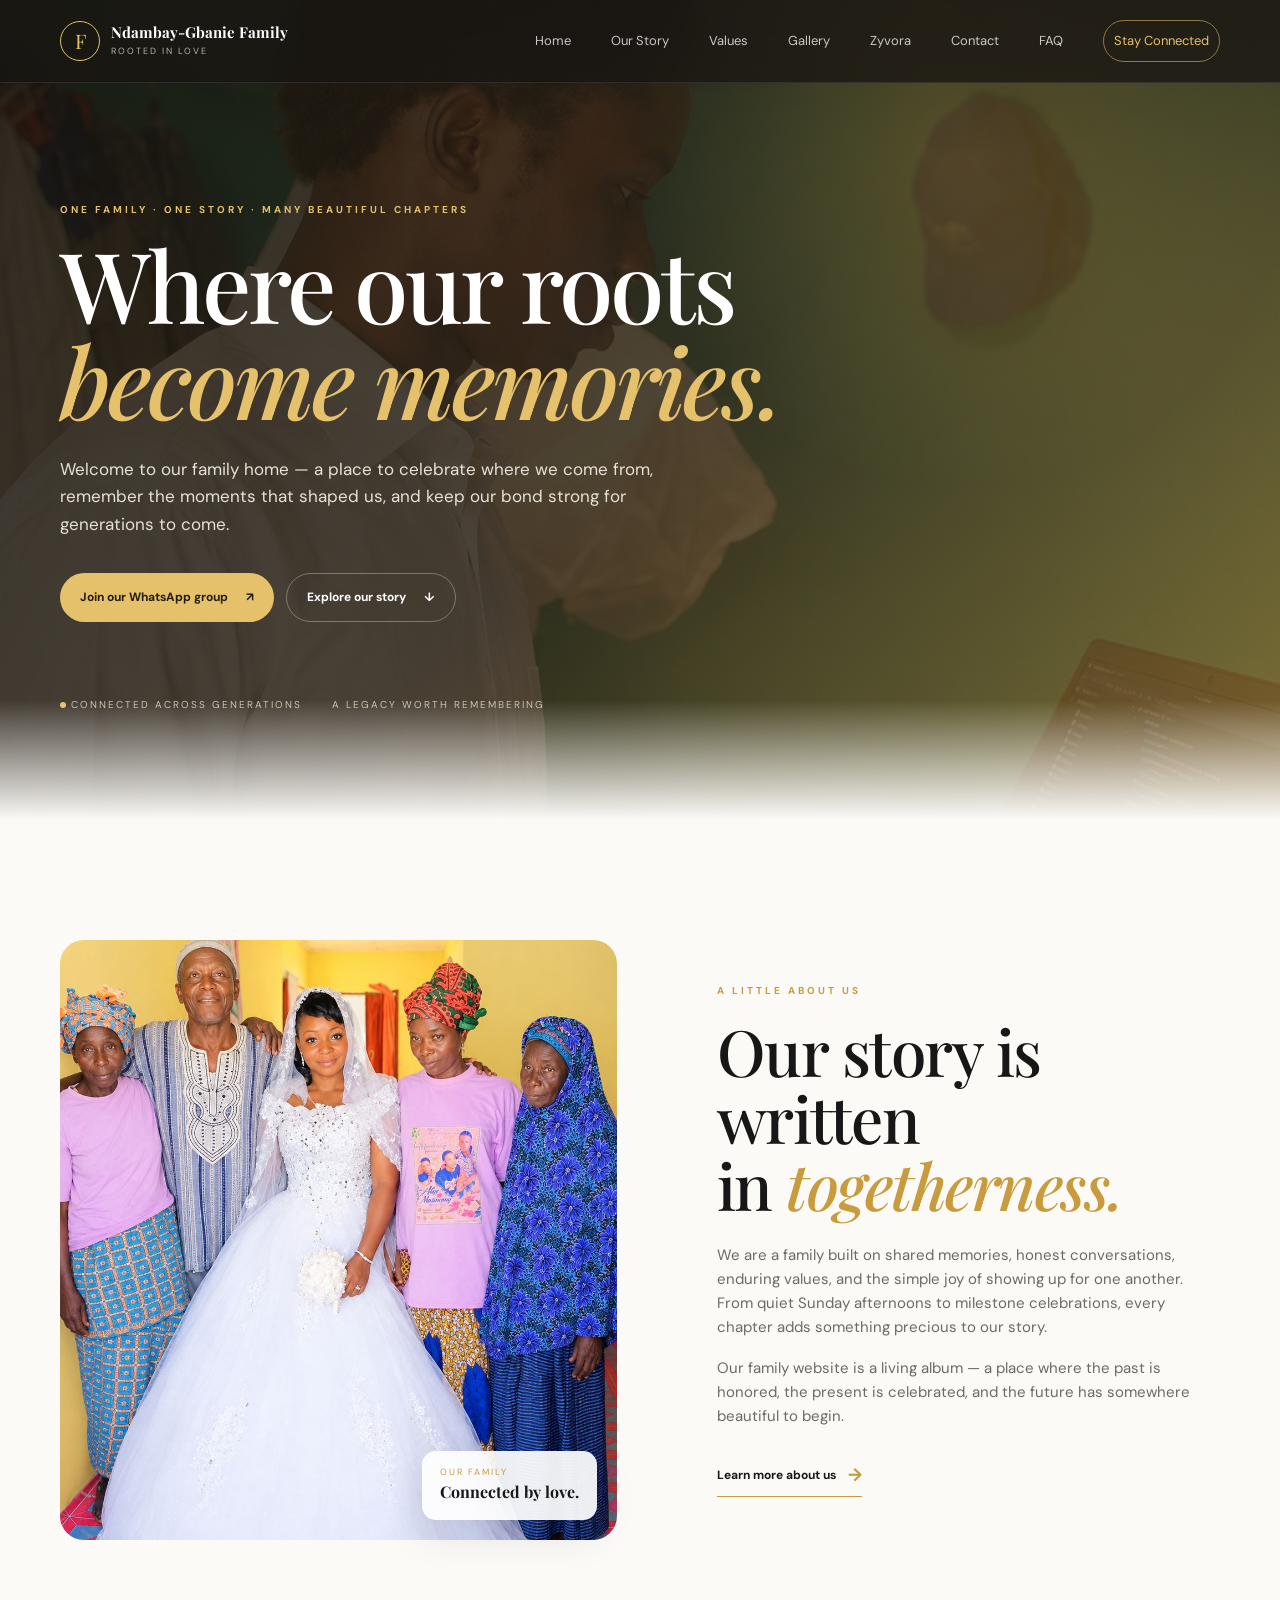
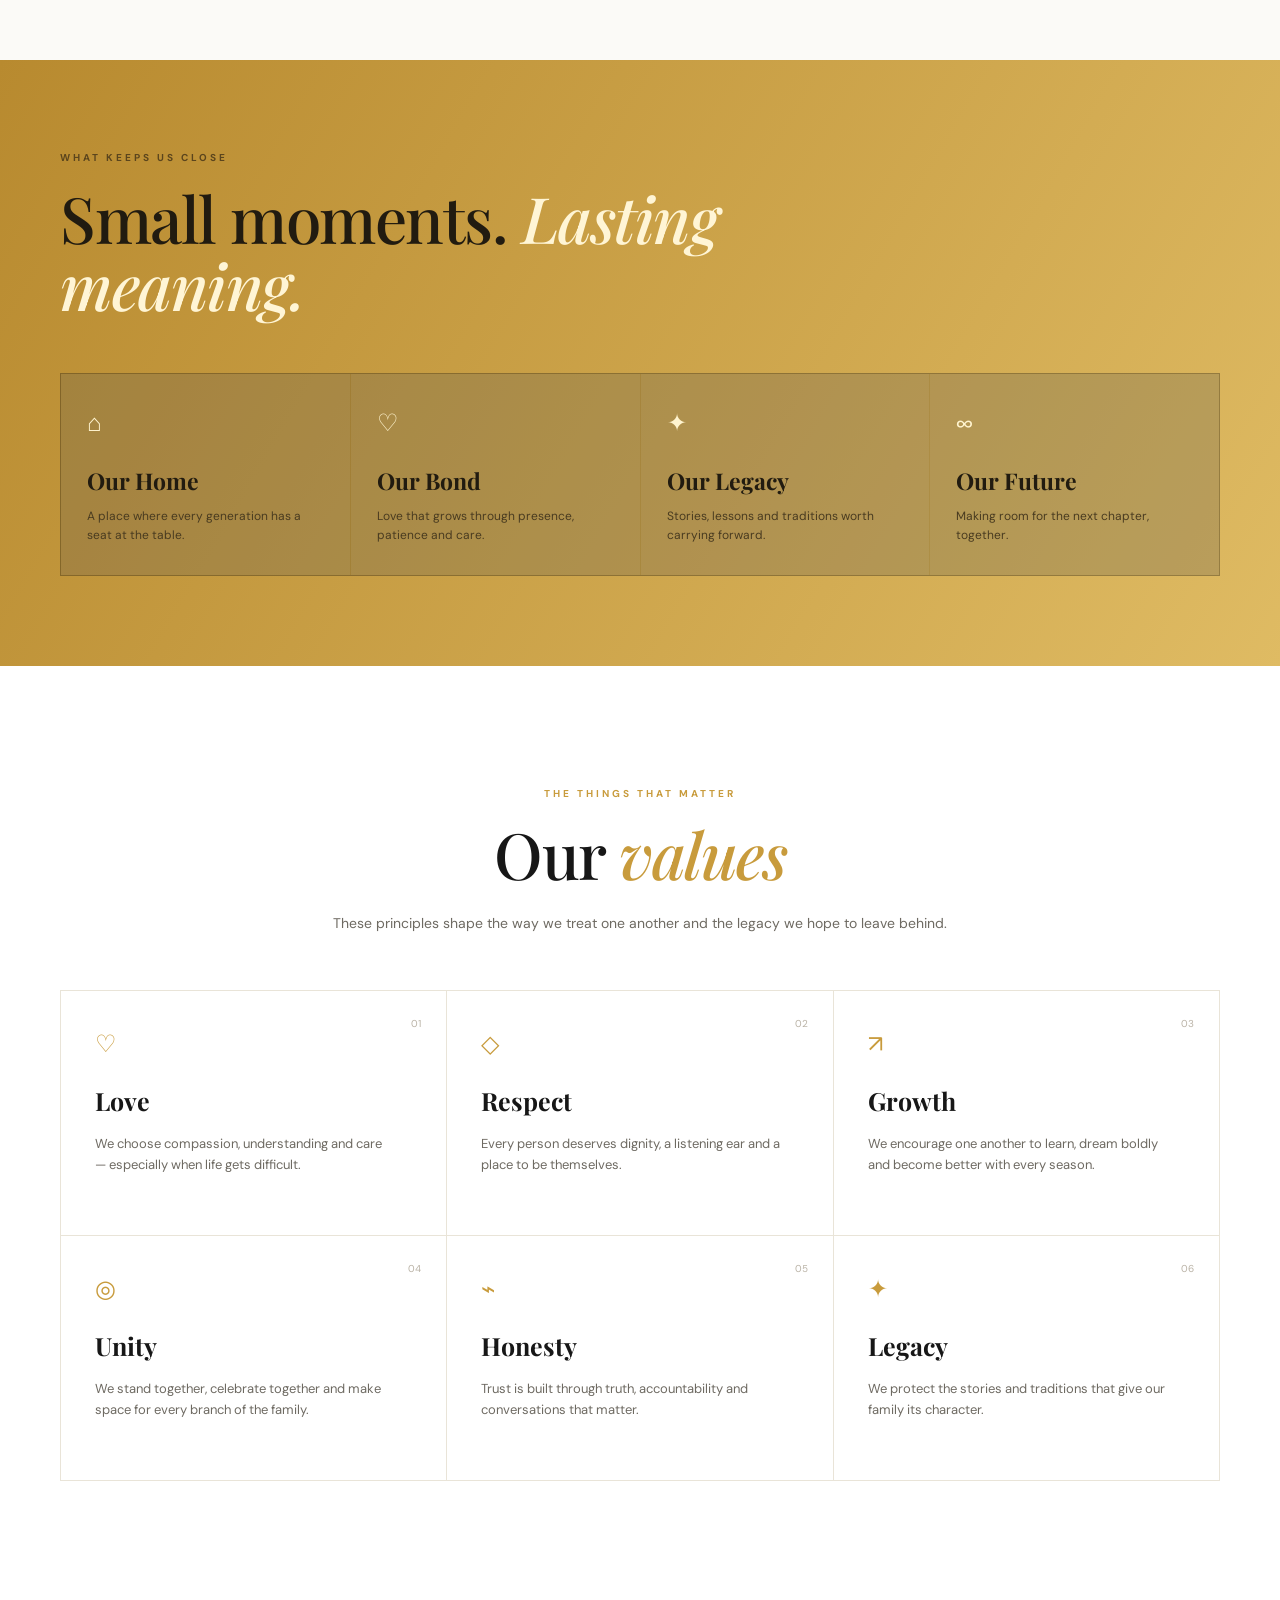
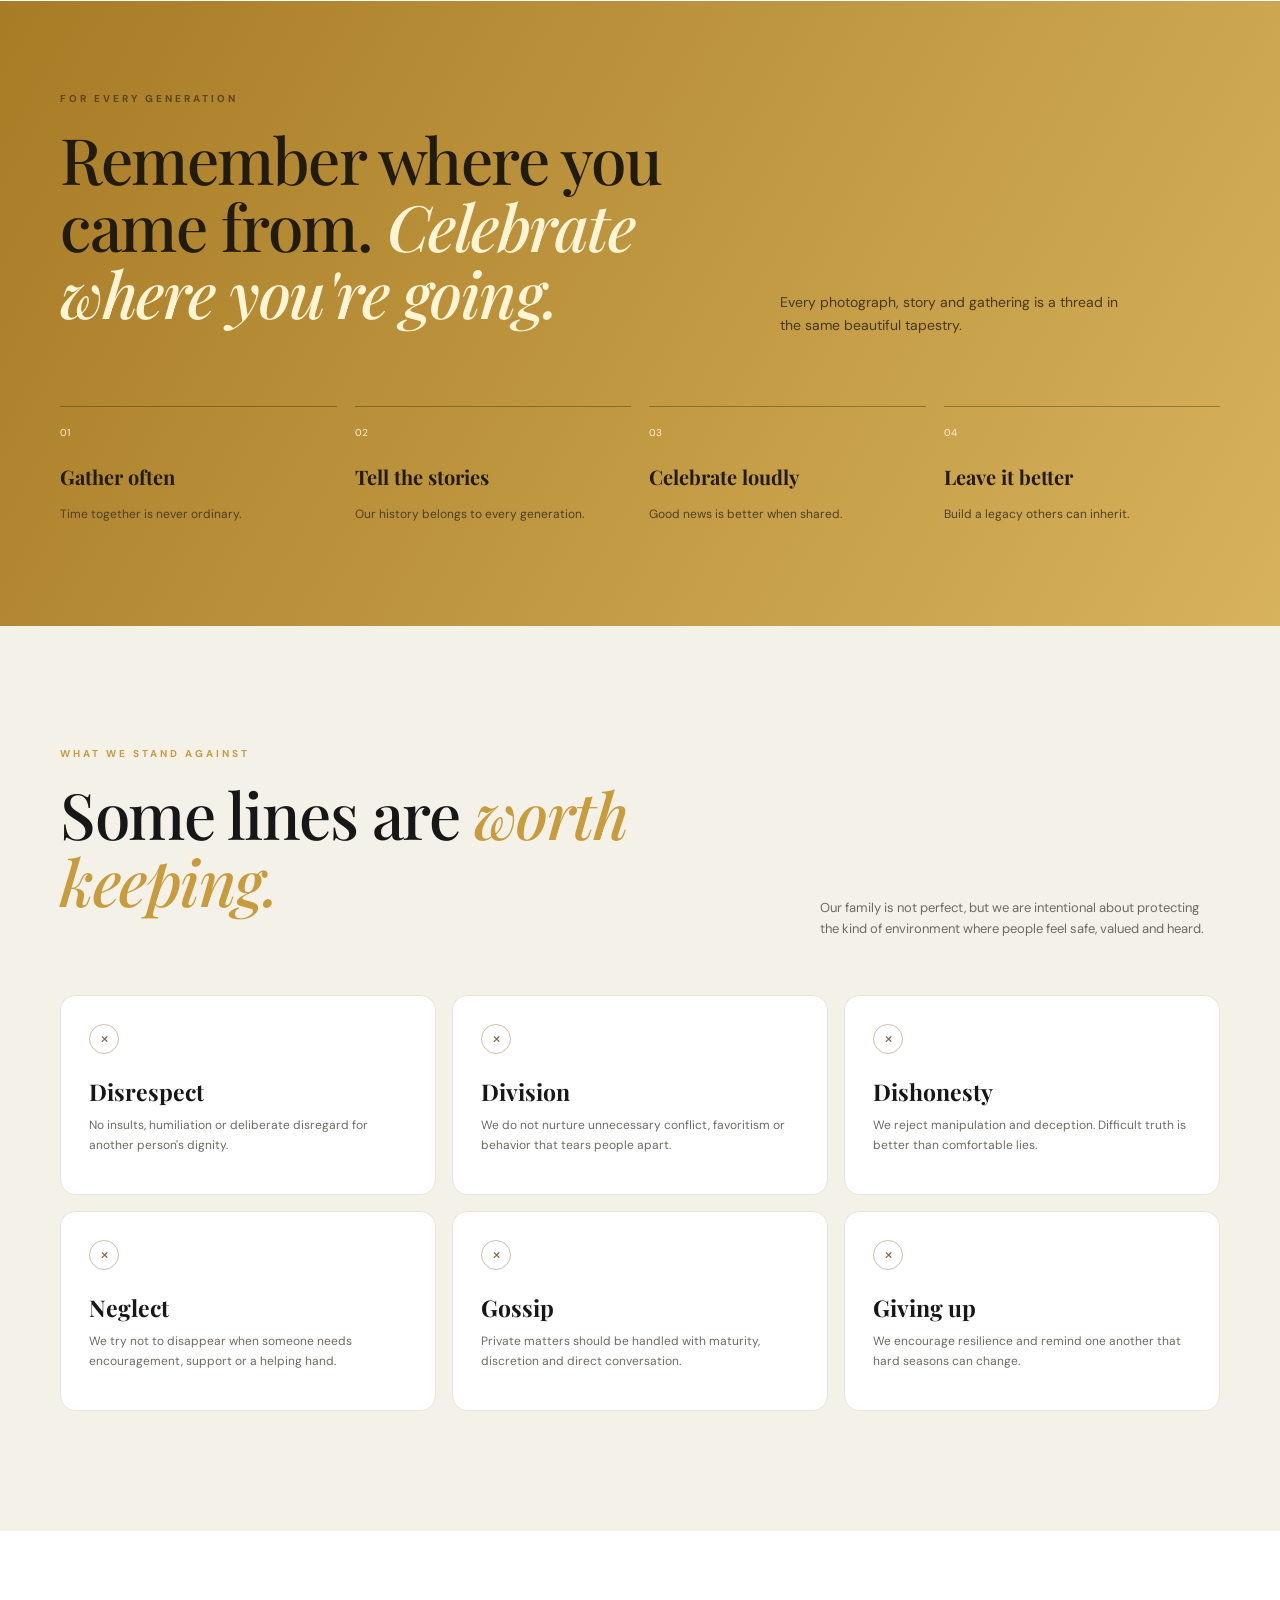
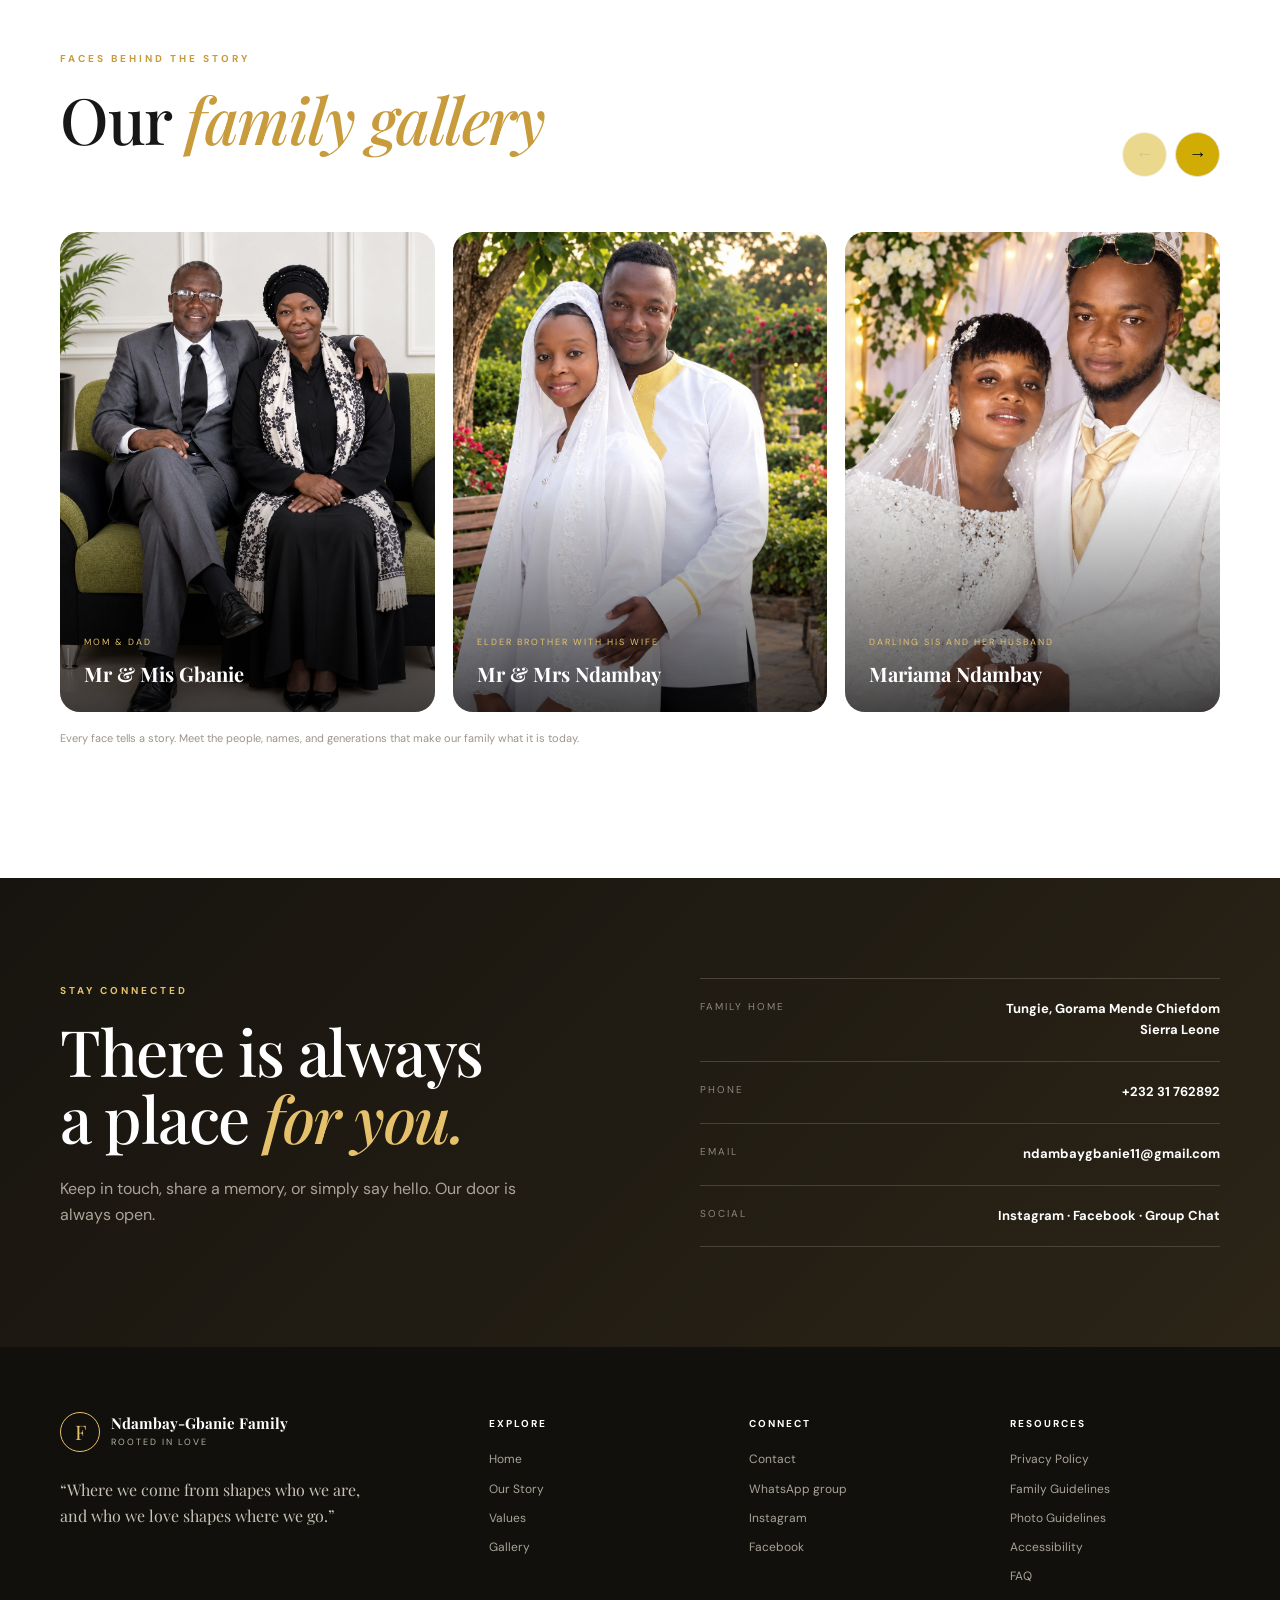
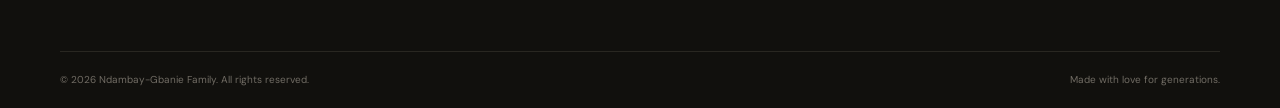
<file: index.html>
<!DOCTYPE html>
<html lang="en">
<head>
  <meta name="msvalidate.01" content="C5AD6FC75478C789AB853C7C9F8C9426" />
  <meta name="google-site-verification" content="kUoNEZyaHHgk7iwT_O8pBj2s8zlIZLvoUZk-4N_OeV8" />
  <meta charset="UTF-8">
  <meta name="viewport" content="width=device-width, initial-scale=1.0">
  <meta name="description" content="A timeless digital home for family memories, values, stories and togetherness.">
  <meta name="robots" content="index, follow, max-image-preview:large">
  <meta name="googlebot" content="index, follow, max-image-preview:large">
  <meta name="author" content="Ndambay-Gbanie Family">
  <title>Ndambay-Gbanie Family — Memories That Last</title> 
    <!-- Open Graph / Social SEO -->
  <meta property="og:type" content="website">
  <meta property="og:title" content="Ndambay-Gbanie Family — Memories That Last">
  <meta property="og:description" content="A timeless digital home for family memories, values, stories and togetherness.">
  <meta property="og:url" content="https://mustapha-official.github.io/Ndambay-Gbanie-Family/">
  <meta property="og:site_name" content="Ndambay-Gbanie Family">
  <meta property="og:image" content="https://mustapha-official.github.io/Ndambay-Gbanie-Family/Group_picture.jpg">
  <meta property="og:image:alt" content="Ndambay-Gbanie Family">
  <meta property="og:locale" content="en_US">

  <!-- Twitter / X -->
  <meta name="twitter:card" content="summary_large_image">
  <meta name="twitter:title" content="Ndambay-Gbanie Family — Memories That Last">
  <meta name="twitter:description" content="A timeless digital home for family memories, values, stories and togetherness.">
  <meta name="twitter:image" content="https://mustapha-official.github.io/Ndambay-Gbanie-Family/Group_picture.jpg">

  <link rel="preconnect" href="https://fonts.googleapis.com">
  <link rel="preconnect" href="https://fonts.gstatic.com" crossorigin>
  <link href="https://fonts.googleapis.com/css2?family=DM+Sans:wght@400;500;600;700&family=Playfair+Display:wght@500;600;700&display=swap" rel="stylesheet">
  <link rel="stylesheet" href="styles.css">
  <link rel="website icon" href="Ndambay_Gbanie_Family_Logo.png">
</head>

<body>
  <header class="site-header" id="top">
    <div class="container nav-wrap">

      <a class="brand" href="#home" aria-label="Ndambay-Gbanie Family home">
        <span class="brand-mark">F</span>
        <span>
          <strong>Ndambay-Gbanie Family</strong>
          <small>Rooted in love</small>
        </span>
      </a>

      <button class="menu-toggle" aria-label="Open navigation" aria-expanded="false">
        <span></span><span></span><span></span>
      </button>

      <nav class="nav" aria-label="Primary navigation">
        <a href="#home">Home</a>
        <a href="#about">Our Story</a>
        <a href="#values">Values</a>
        <a href="#gallery">Gallery</a>
	<a href="https://z-tech-os.github.io/Zyvora/">Zyvora</a>
        <a href="#contact">Contact</a>
        <a href="FAQ.html">FAQ</a>
        
        <a class="nav-cta" href="#contact">Stay Connected</a>
      </nav>

    </div>
  </header>

  <main>
    <section class="hero" id="home">
      <div class="hero-glow glow-one"></div>
      <div class="hero-glow glow-two"></div>

      <div class="container hero-inner">
        <p class="eyebrow light">One family · One story · Many beautiful chapters</p>
        <h1>Where our roots<br><em>become memories.</em></h1>
        <p class="hero-copy">Welcome to our family home — a place to celebrate where we come from, remember the moments that shaped us, and keep our bond strong for generations to come.</p>
        
        <div class="hero-actions">
          <a class="btn btn-gold" href="https://chat.whatsapp.com/KdFsljb368y1lkA9z804V7" target="_blank" rel="noopener">Join our WhatsApp group <span>↗</span></a>
          <a class="btn btn-ghost" href="#about">Explore our story <span>↓</span></a>
        </div>

        <div class="hero-meta">
          <span><i></i> Connected across generations</span>
          <span>A legacy worth remembering</span>
        </div>
      </div>
      <div class="hero-bottom-fade"></div>
    </section>


    <section class="section about" id="about">
      <div class="container about-grid">
        <div class="about-image">
          <img src="Group_picture.jpg" alt="Family spending time together" width="400" height="500" loading="lazy">
          <div class="image-note"><span>Our family</span><strong>Connected by love.</strong></div>
        </div>
        <div class="about-copy">
          <p class="eyebrow">A little about us</p>
          <h2>Our story is written<br>in <em>togetherness.</em></h2>
          <p>We are a family built on shared memories, honest conversations, enduring values, and the simple joy of showing up for one another. From quiet Sunday afternoons to milestone celebrations, every chapter adds something precious to our story.</p>
          <p>Our family website is a living album — a place where the past is honored, the present is celebrated, and the future has somewhere beautiful to begin.</p>
          <a class="text-link" href="story.html" aria-label="Explore our family story">Learn more about us<span>→</span></a>
        </div>
      </div>
    </section>


    <section class="gold-banner">
      <div class="container">
        <p class="eyebrow dark">What keeps us close</p>
        <h2>Small moments. <em>Lasting meaning.</em></h2>
        <div class="feature-grid">

          <article>
            <span class="icon">⌂</span>
            <h3>Our Home</h3>
            <p>A place where every generation has a seat at the table.</p>
          </article>

          <article>
            <span class="icon">♡</span>
            <h3>Our Bond</h3>
            <p>Love that grows through presence, patience and care.</p>
          </article>

          <article>
            <span class="icon">✦</span>
            <h3>Our Legacy</h3>
            <p>Stories, lessons and traditions worth carrying forward.</p>
          </article>

          <article>
            <span class="icon">∞</span>
            <h3>Our Future</h3>
            <p>Making room for the next chapter, together.</p>
          </article>
        </div>
      </div>
    </section>


    <section class="section values" id="values">
      <div class="container">

        <div class="section-head centered">
          <p class="eyebrow">The things that matter</p>
          <h2>Our <em>values</em></h2>
          <p>These principles shape the way we treat one another and the legacy we hope to leave behind.</p>
        </div>

        <div class="values-grid">
          <article class="value-card">

            <span class="number">01</span>
            <span class="value-icon">♡</span>
            <h3>Love</h3>
            <p>We choose compassion, understanding and care — especially when life gets difficult.</p>
          </article>

          <article class="value-card">
            <span class="number">02</span>
            <span class="value-icon">◇</span>
            <h3>Respect</h3>
            <p>Every person deserves dignity, a listening ear and a place to be themselves.</p>
          </article>

          <article class="value-card">
            <span class="number">03</span>
            <span class="value-icon">↗</span>
            <h3>Growth</h3>
            <p>We encourage one another to learn, dream boldly and become better with every season.</p>
          </article>

          <article class="value-card">
            <span class="number">04</span>
            <span class="value-icon">◎</span>
            <h3>Unity</h3>
            <p>We stand together, celebrate together and make space for every branch of the family.</p>
          </article>

          <article class="value-card">
            <span class="number">05</span>
            <span class="value-icon">⌁</span>
            <h3>Honesty</h3>
            <p>Trust is built through truth, accountability and conversations that matter.</p>
          </article>

          <article class="value-card">
            <span class="number">06</span>
            <span class="value-icon">✦</span>
            <h3>Legacy</h3>
            <p>We protect the stories and traditions that give our family its character.</p>
          </article>
        </div>
      </div>
    </section>


    <section class="gold-banner gold-banner-second">
      <div class="container banner-split">
        <div>
          <p class="eyebrow dark">For every generation</p>
          <h2>Remember where you came from. <em>Celebrate where you're going.</em></h2>
        </div>

        <p class="banner-note">Every photograph, story and gathering is a thread in the same beautiful tapestry.</p>
      </div>

      <div class="container mini-grid">
        <article>
          <span>01</span>
          <strong>Gather often</strong>
          <p>Time together is never ordinary.</p>
        </article>

        <article>
          <span>02</span>
          <strong>Tell the stories</strong>
          <p>Our history belongs to every generation.</p>
        </article>

        <article>
          <span>03</span>
          <strong>Celebrate loudly</strong>
          <p>Good news is better when shared.</p>
        </article>

        <article>
          <span>04</span>
          <strong>Leave it better</strong>
          <p>Build a legacy others can inherit.</p>
        </article>
      </div>
    </section>


    <section class="section prohibition">
      <div class="container">

        <div class="section-head">
          <div>
            <p class="eyebrow">What we stand against</p>
            <h2>Some lines are <em>worth keeping.</em></h2>
          </div>
          <p>Our family is not perfect, but we are intentional about protecting the kind of environment where people feel safe, valued and heard.</p>
        </div>

        <div class="prohibition-grid">
          <article>
            <span class="ban-icon">×</span>
            <h3>Disrespect</h3>
            <p>No insults, humiliation or deliberate disregard for another person's dignity.</p>
          </article>

          <article>
            <span class="ban-icon">×</span>
            <h3>Division</h3>
            <p>We do not nurture unnecessary conflict, favoritism or behavior that tears people apart.</p>
          </article>

          <article>
            <span class="ban-icon">×</span>
            <h3>Dishonesty</h3>
            <p>We reject manipulation and deception. Difficult truth is better than comfortable lies.</p>
          </article>

          <article>
            <span class="ban-icon">×</span>
            <h3>Neglect</h3>
            <p>We try not to disappear when someone needs encouragement, support or a helping hand.</p>
          </article>

          <article>
            <span class="ban-icon">×</span>
            <h3>Gossip</h3>
            <p>Private matters should be handled with maturity, discretion and direct conversation.</p>
          </article>

          <article>
            <span class="ban-icon">×</span>
            <h3>Giving up</h3>
            <p>We encourage resilience and remind one another that hard seasons can change.</p>
          </article>
        </div>
      </div>
    </section>


    <section class="section gallery" id="gallery">
      <div class="container">

        <div class="section-head gallery-head">
          <div>
            <p class="eyebrow">Faces behind the story</p>
            <h2>Our <em>family gallery</em></h2>
          </div>

          <div class="slider-controls">
            <button class="slider-btn prev" aria-label="Previous family member">←</button>
            <button class="slider-btn next" aria-label="Next family member">→</button>
          </div>
        </div>

        <div class="gallery-viewport">
          <div class="gallery-track">

            <article class="member-card">
              <img src="Kekura_Gbanie_&_Jeneba_Gbanie.jpg" alt="Mother and Father portrait image on ordinary occasion" width="400" height="500" loading="lazy">
              <div class="member-caption">
                <span>Mom & Dad</span>
                <h3>Mr & Mis Gbanie</h3>
              </div>
            </article>

            <article class="member-card">
              <img src="Mohamed_Ndambay.jpg" alt="Elder brother of our family with his wife wedding occasion" width="400" height="500" loading="lazy">
              <div class="member-caption">
                <span>Elder Brother With His Wife</span>
                <h3>Mr & Mrs Ndambay</h3>
              </div>
            </article>

            <article class="member-card">
              <img src="Mariama's_weding.jpg" alt="Mariama Ndambay, Our only sister of this family" width="400" height="500" loading="lazy">
              <div class="member-caption">
                <span>Darling sis and her husband</span>
                <h3>Mariama Ndambay</h3>
              </div>
            </article>

            <article class="member-card">
              <img src="Abdulrahman_Ndambay.jpg" alt="Abdulrahman Ndambay, our third born in the Ndambay and Gbanie Family" width="400" height="500" loading="lazy">
              <div class="member-caption">
                <span>Third born</span>
                <h3>Abdulrahman Ndambay</h3>
              </div>
            </article>

            <article class="member-card">
              <img src="Shaku_Ndambay.jpg" alt="Shaku Ndambay appears in the fourth born" width="400" height="500" loading="lazy">
              <div class="member-caption">
                <span>Fourth Elder Brother</span>
                <h3>Shaku Ndambay</h3>
              </div>
            </article>

            <article class="member-card">
              <img src="MustaphaGbanie.jpg" alt="Mustapha Gbanie, that's me, the developer of this website" width="400" height="500" loading="lazy">
              <div class="member-caption">
                <span>That's Me - The Developer</span>
                <h3>Mustapha Gbanie</h3>
              </div>
            </article>

            <article class="member-card">
              <img src="Morie_Gbanie.jpg" alt="Morie Gbanie, the second born of the gbanie season" width="400" height="500" loading="lazy">
              <div class="member-caption">
                <span>My Younger Brother</span>
                <h3>Morie Gbanie</h3>
              </div>
            </article>


            <article class="member-card">
              <img src="Mustapha_Gbanie99.jpg" alt="Mustapha Gbanie, that's me, the developer of this website" width="400" height="500" loading="lazy">
              <div class="member-caption">
                <span>That's Me</span>
                <h3>Mustapha Gbanie</h3>
              </div>
            </article>

            <article class="member-card">
              <img src="Mom&Aunt_995.jpg" alt="Mom and Aunt Musu" width="400" height="500" loading="lazy">
              <div class="member-caption">
                <span>Mom and Aunt Chilling moment</span>
                <h3>Aunt Musu & Jeneba</h3>
              </div>
            </article>

             <article class="member-card">
              <img src="Jeneba_Gbanie.jpg" alt="Jeneba Gbanie, the mother of this whole family" width="400" height="500" loading="lazy">
              <div class="member-caption">
                <span>Our Mother</span>
                <h3>Jeneba Gbanie</h3>
              </div>
            </article>

            <article class="member-card">
              <img src="Mustapha_Gbanie5482-3-2.jpg" alt="Time I visited nearby village" width="400" height="500" loading="lazy">
              <div class="member-caption">
                <span>Visited Nearby Village</span>
                <h3>Mustapha Gbanie</h3>
              </div>
            </article>

            <article class="member-card">
              <img src="Sister_Mariama~with_Mother(Jeneba Gbanie).jpg" alt="Darling sis time with mother in our village" width="400" height="500" loading="lazy">
              <div class="member-caption">
                <span>Darling sis with mother iat the Village</span>
                <h3>Mariama and Mother</h3>
              </div>
            </article>

            <article class="member-card">
              <img src="Mariama.jpg" alt="Darling sis in green hijab" width="400" height="500" loading="lazy">
              <div class="member-caption">
                <span>Our Beloved darling Sis</span>
                <h3>Just A vibe Moment</h3>
              </div>
            </article>

            <article class="member-card">
              <img src="Mariama_Ndambay.jpg" alt="Darling sis in green hijab" width="400" height="500" loading="lazy">
              <div class="member-caption">
                <span>Our Beloved darling Sis</span>
                <h3>Maryam</h3>
              </div>
            </article>

            <article class="member-card">
              <img src="Gbanie_Mustapha.jpg" alt="Mustapha Gbanie" width="400" height="500" loading="lazy">
              <div class="member-caption">
                <span>Me</span>
                <h3>Mustapha Gbanie</h3>
              </div>
            </article>
          </div>
        </div>
        <p class="gallery-note">Every face tells a story. Meet the people, names, and generations that
  make our family what it is today.</p>
      </div>
    </section>

    <section class="contact" id="contact">
      <div class="container contact-grid">

        <div>
          <p class="eyebrow light">Stay connected</p>
          <h2>There is always<br>a place <em>for you.</em></h2>
          <p>Keep in touch, share a memory, or simply say hello. Our door is always open.</p>
        </div>

        <div class="contact-list">
          <div>
            <span>Family home</span>
            <strong>Tungie, Gorama Mende Chiefdom<br>
              Sierra Leone</strong>
          </div>

          <div>
            <span>Phone</span>
            <strong><a href="tel:+23231762892">+232 31 762892</a></strong>
          </div>

          <div>
            <span>Email</span>
            <strong><a href="mailto:ndambaygbanie11@gmail.com">ndambaygbanie11@gmail.com</a>
            </strong>
          </div>

          <div>
            <span>Social</span>
            <strong><a href="https://www.instagram.com/mustapha_gbanie?igsi=azB1b3VveTl0Zzk=">Instagram</a>  ·    <a href="https://www.facebook.com/profile.php?id=61581850524625">Facebook</a>  ·    <a href="https://chat.whatsapp.com/KdFsljb368y1lkA9z804V7">Group Chat</a></strong></div>
        </div>
      </div>
    </section>
  </main>

  <footer>
    <div class="container footer-grid">
      <div class="footer-brand">
        <a class="brand" href="#top">
          <span class="brand-mark">F</span>
          <span><strong>Ndambay-Gbanie Family</strong>
            <small>Rooted in love</small>
          </span>
        </a>
        <p>“Where we come from shapes who we are, and who we love shapes where we go.”</p>
      </div>
      
      <div>
        <h4>Explore</h4>
        <a href="#home">Home</a>
        <a href="#about">Our Story</a>
        <a href="#values">Values</a>
        <a href="#gallery">Gallery</a>
      </div>

      <div>
        <h4>Connect</h4>
        <a href="#contact">Contact</a>
        <a href="https://wa.me/23231762892">WhatsApp group</a>
        <a href="https://www.instagram.com/mustapha_gbanie?igsi=azB1b3VveTl0Zzk=">Instagram</a>
        <a href="https://www.facebook.com/profile.php?id=61581850524625">Facebook</a>
      </div>
      
      <div>
        <h4>Resources</h4>
        <a href="Privacy-policy.html">Privacy Policy</a>
        <a href="family-guidelines.html">Family Guidelines</a>
        <a href="photo-guidelines.html">Photo Guidelines</a>
        <a href="accessibility.html">Accessibility</a>
        <a href="FAQ.html">FAQ</a>
      </div>
    </div>

    <div class="container footer-bottom">
      <span>&copy; <span id="year">
      </span> Ndambay-Gbanie Family. All rights reserved.</span>
      <span>Made with love for generations.</span>
    </div>
  </footer>

  <script src="script.js"></script>
</body>
</html>
</file>
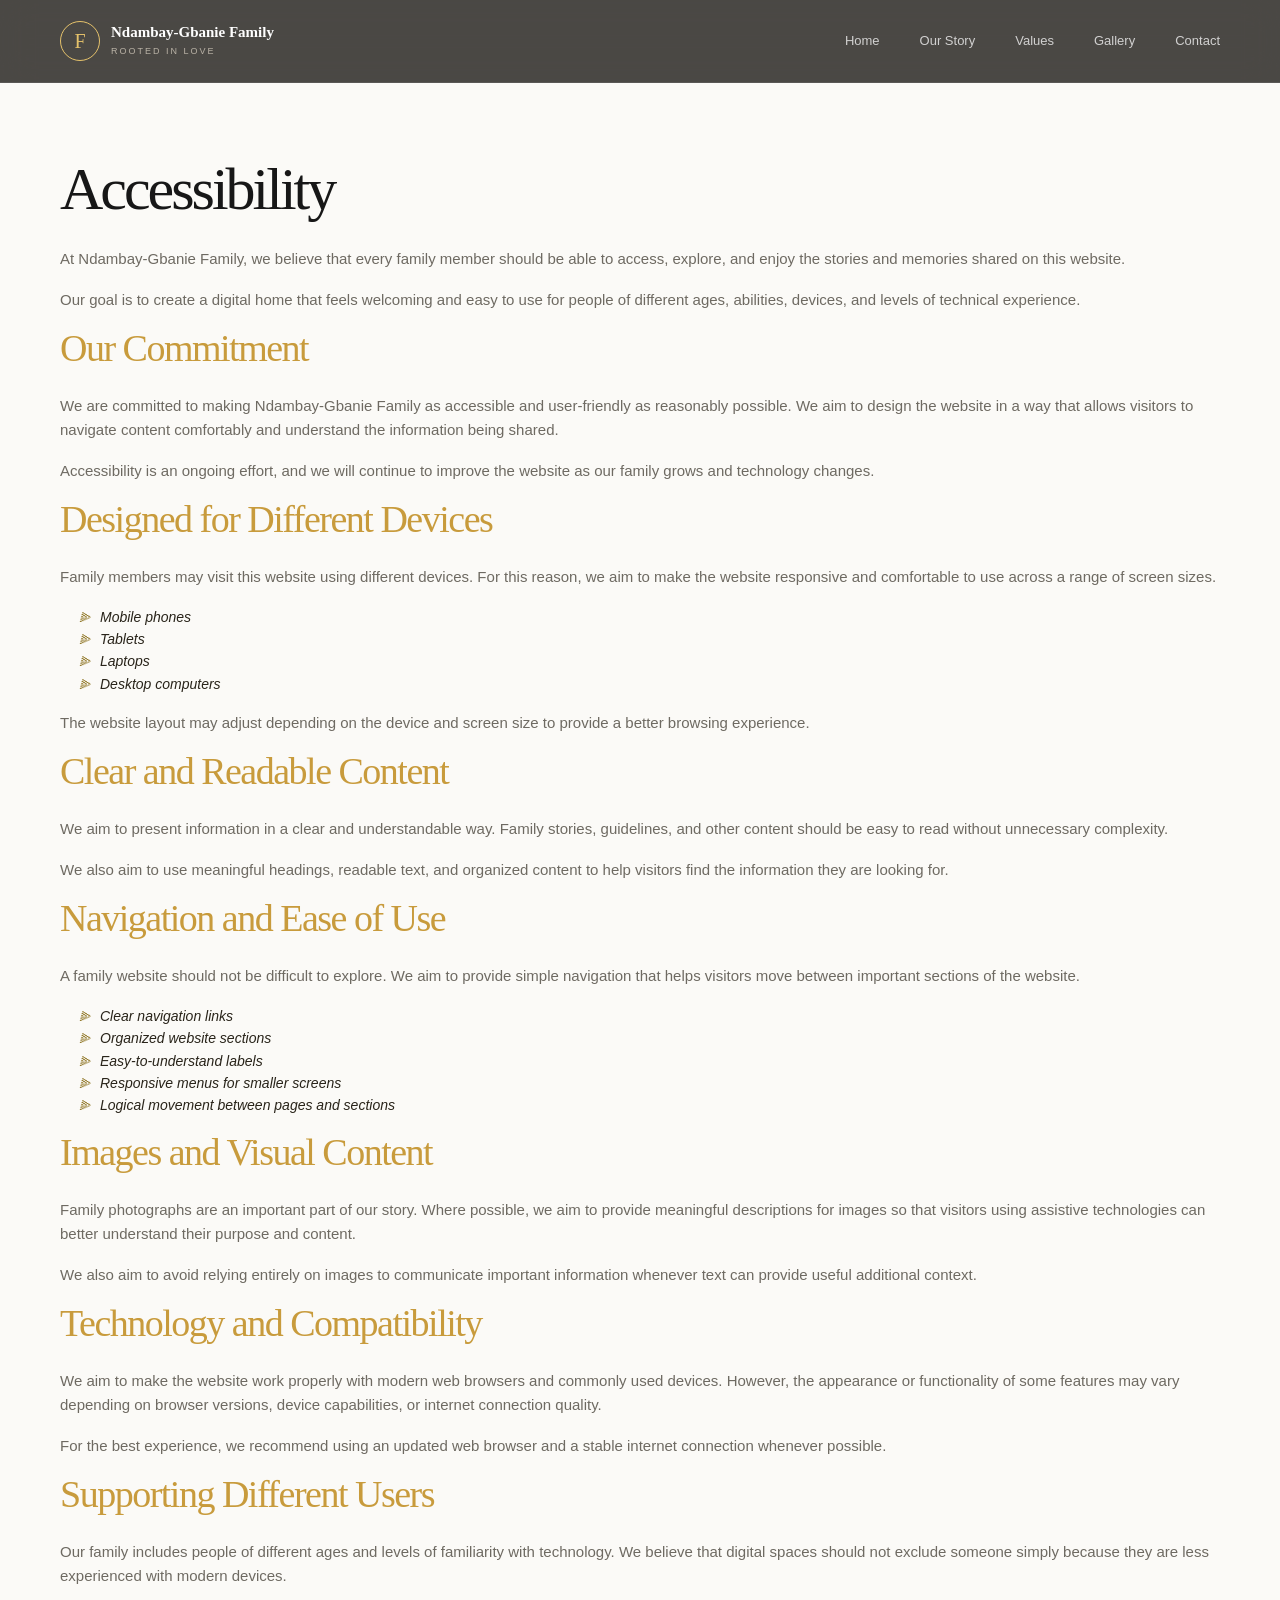
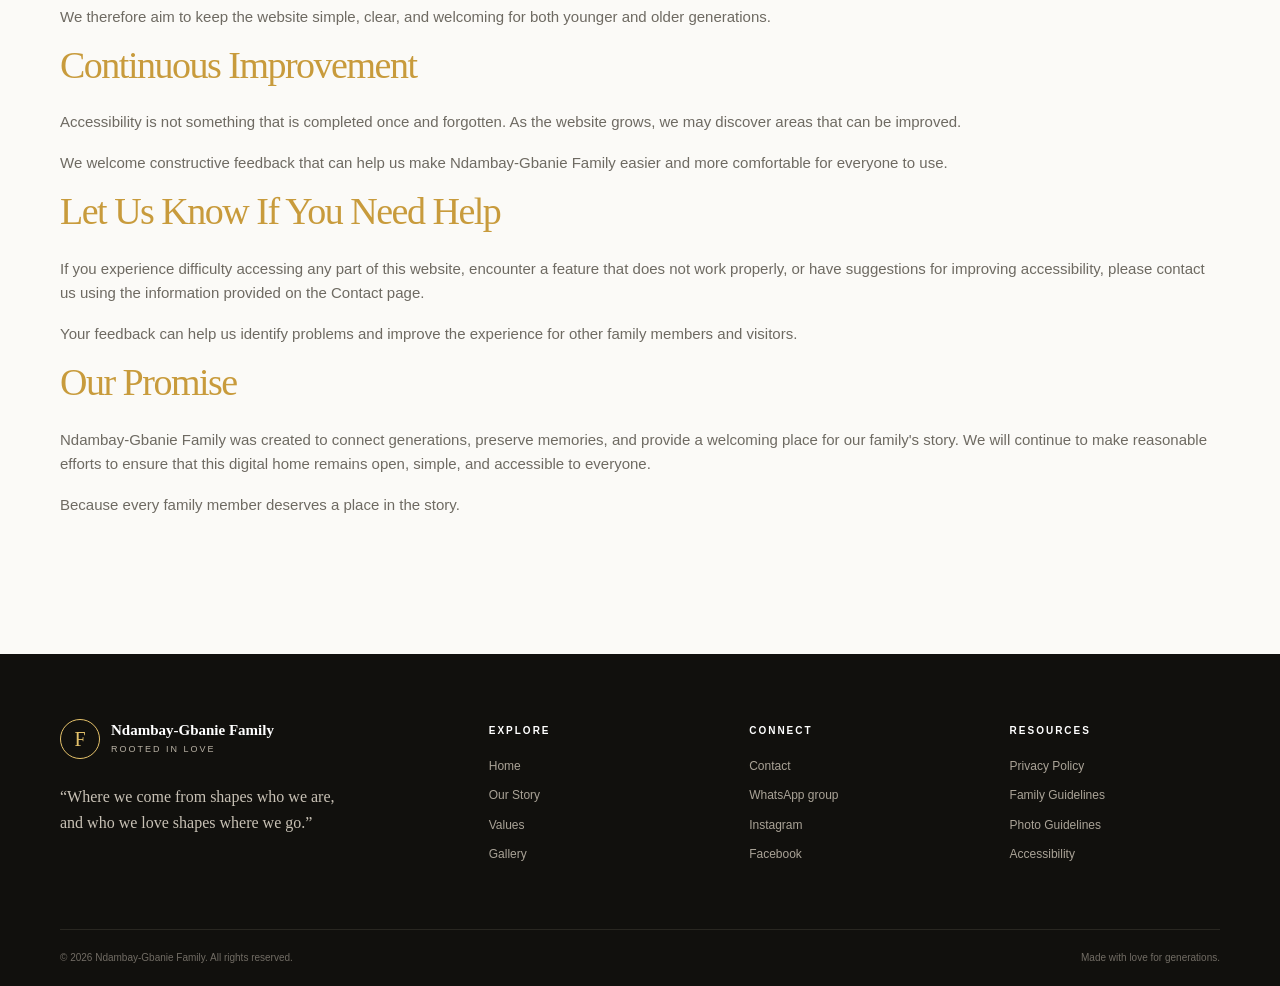
<file: accessibility.html>
<!DOCTYPE html>
<html lang="en">
<head>
    <meta charset="UTF-8">
    <meta name="viewport" content="width=device-width, initial-scale=1.0">
    <!-- SEO -->
    <title>Accessibility | Ndambay-Gbanie Family</title>
    <meta name="description" content="Learn about accessibility on the Ndambay-Gbanie Family website and our commitment to making family memories and information easier to access.">
    <meta name="robots" content="index, follow, max-image-preview:large">
    <meta name="googlebot" content="index, follow, max-image-preview:large">
    <meta name="author" content="Ndambay-Gbanie Family">

    <!-- Open Graph -->
    <meta property="og:type" content="website">
    <meta property="og:title" content="Accessibility | Ndambay-Gbanie Family">
    <meta property="og:description" content="Information about accessibility and making the Ndambay-Gbanie Family website easier for people to access and use.">
    <meta property="og:site_name" content="Ndambay-Gbanie Family">
    <meta property="og:locale" content="en_US">
    <meta property="og:image" content="Group_picture.jpg">
    <meta property="og:image:alt" content="Ndambay-Gbanie Family">
    <link rel="stylesheet" href="styles.css">
    <link rel="website icon" href="Ndambay_Gbanie_Family_Logo.png">
</head>
<body>
    <header class="site-header" id="top">
    <div class="container nav-wrap">

      <a class="brand" href="#home" aria-label="Ndambay-Gbanie Family home">
        <span class="brand-mark">F</span>
        <span>
          <strong>Ndambay-Gbanie Family</strong>
          <small>Rooted in love</small>
        </span>
      </a>

      <button class="menu-toggle" aria-label="Open navigation" aria-expanded="false">
        <span></span><span></span><span></span>
      </button>

      <nav class="nav" aria-label="Primary navigation">
        <a href="index.html">Home</a>
        <a href="index.html#about">Our Story</a>
        <a href="index.html#values">Values</a>
        <a href="index.html#gallery">Gallery</a>
        <a href="index.html#contact">Contact</a>
      </nav>

    </div>
  </header>


  <section class="section contents-note">
    <div class="container">
      
        <h1>Accessibility</h1><p>
  At Ndambay-Gbanie Family, we believe that every family member should be able to
  access, explore, and enjoy the stories and memories shared on this website.
</p><p>
  Our goal is to create a digital home that feels welcoming and easy to use
  for people of different ages, abilities, devices, and levels of technical
  experience.
</p><h2>Our Commitment</h2><p>
  We are committed to making Ndambay-Gbanie Family as accessible and user-friendly
  as reasonably possible. We aim to design the website in a way that allows
  visitors to navigate content comfortably and understand the information
  being shared.
</p><p>
  Accessibility is an ongoing effort, and we will continue to improve the
  website as our family grows and technology changes.
</p><h2>Designed for Different Devices</h2><p>
  Family members may visit this website using different devices. For this
  reason, we aim to make the website responsive and comfortable to use across
  a range of screen sizes.
</p><ul>
  <li>Mobile phones</li>
  <li>Tablets</li>
  <li>Laptops</li>
  <li>Desktop computers</li>
</ul><p>
  The website layout may adjust depending on the device and screen size to
  provide a better browsing experience.
</p><h2>Clear and Readable Content</h2><p>
  We aim to present information in a clear and understandable way. Family
  stories, guidelines, and other content should be easy to read without
  unnecessary complexity.
</p><p>
  We also aim to use meaningful headings, readable text, and organized
  content to help visitors find the information they are looking for.
</p><h2>Navigation and Ease of Use</h2><p>
  A family website should not be difficult to explore. We aim to provide
  simple navigation that helps visitors move between important sections of
  the website.
</p><ul>
  <li>Clear navigation links</li>
  <li>Organized website sections</li>
  <li>Easy-to-understand labels</li>
  <li>Responsive menus for smaller screens</li>
  <li>Logical movement between pages and sections</li>
</ul><h2>Images and Visual Content</h2><p>
  Family photographs are an important part of our story. Where possible, we
  aim to provide meaningful descriptions for images so that visitors using
  assistive technologies can better understand their purpose and content.
</p><p>
  We also aim to avoid relying entirely on images to communicate important
  information whenever text can provide useful additional context.
</p><h2>Technology and Compatibility</h2><p>
  We aim to make the website work properly with modern web browsers and
  commonly used devices. However, the appearance or functionality of some
  features may vary depending on browser versions, device capabilities, or
  internet connection quality.
</p><p>
  For the best experience, we recommend using an updated web browser and a
  stable internet connection whenever possible.
</p><h2>Supporting Different Users</h2><p>
  Our family includes people of different ages and levels of familiarity with
  technology. We believe that digital spaces should not exclude someone simply
  because they are less experienced with modern devices.
</p><p>
  We therefore aim to keep the website simple, clear, and welcoming for both
  younger and older generations.
</p><h2>Continuous Improvement</h2><p>
  Accessibility is not something that is completed once and forgotten. As the
  website grows, we may discover areas that can be improved.
</p><p>
  We welcome constructive feedback that can help us make Ndambay-Gbanie Family
  easier and more comfortable for everyone to use.
</p><h2>Let Us Know If You Need Help</h2><p>
  If you experience difficulty accessing any part of this website, encounter
  a feature that does not work properly, or have suggestions for improving
  accessibility, please contact us using the information provided on the
  Contact page.
</p><p>
  Your feedback can help us identify problems and improve the experience for
  other family members and visitors.
</p><h2>Our Promise</h2><p>
  Ndambay-Gbanie Family was created to connect generations, preserve memories, and
  provide a welcoming place for our family's story. We will continue to make
  reasonable efforts to ensure that this digital home remains open, simple,
  and accessible to everyone.
</p><p>
  Because every family member deserves a place in the story.
</p>
      
    </div>
  </section>


  <footer>
    <div class="container footer-grid">
      <div class="footer-brand">
        <a class="brand" href="#top">
          <span class="brand-mark">F</span>
          <span><strong>Ndambay-Gbanie Family</strong>
            <small>Rooted in love</small>
          </span>
        </a>
        <p>“Where we come from shapes who we are, and who we love shapes where we go.”</p>
      </div>
      
      <div>
        <h4>Explore</h4>
        <a href="#home">Home</a>
        <a href="#about">Our Story</a>
        <a href="#values">Values</a>
        <a href="#gallery">Gallery</a>
      </div>

      <div>
        <h4>Connect</h4>
        <a href="#contact">Contact</a>
        <a href="https://wa.me/23231762892">WhatsApp group</a>
        <a href="https://www.instagram.com/mustapha_gbanie?igsi=azB1b3VveTl0Zzk=">Instagram</a>
        <a href="https://www.facebook.com/profile.php?id=61581850524625">Facebook</a>
      </div>
      
      <div>
        <h4>Resources</h4>
        <a href="Privacy-policy.html">Privacy Policy</a>
        <a href="family-guidelines.html">Family Guidelines</a>
        <a href="photo-guidelines.html">Photo Guidelines</a>
        <a href="accessibility.html">Accessibility</a>
      </div>
      </div>

    <div class="container footer-bottom">
      <span>&copy; <span id="year">
      </span> Ndambay-Gbanie Family. All rights reserved.</span>
      <span>Made with love for generations.</span>
    </div>
  </footer>
    <script src="script.js"></script>
</body>
</html>
</file>
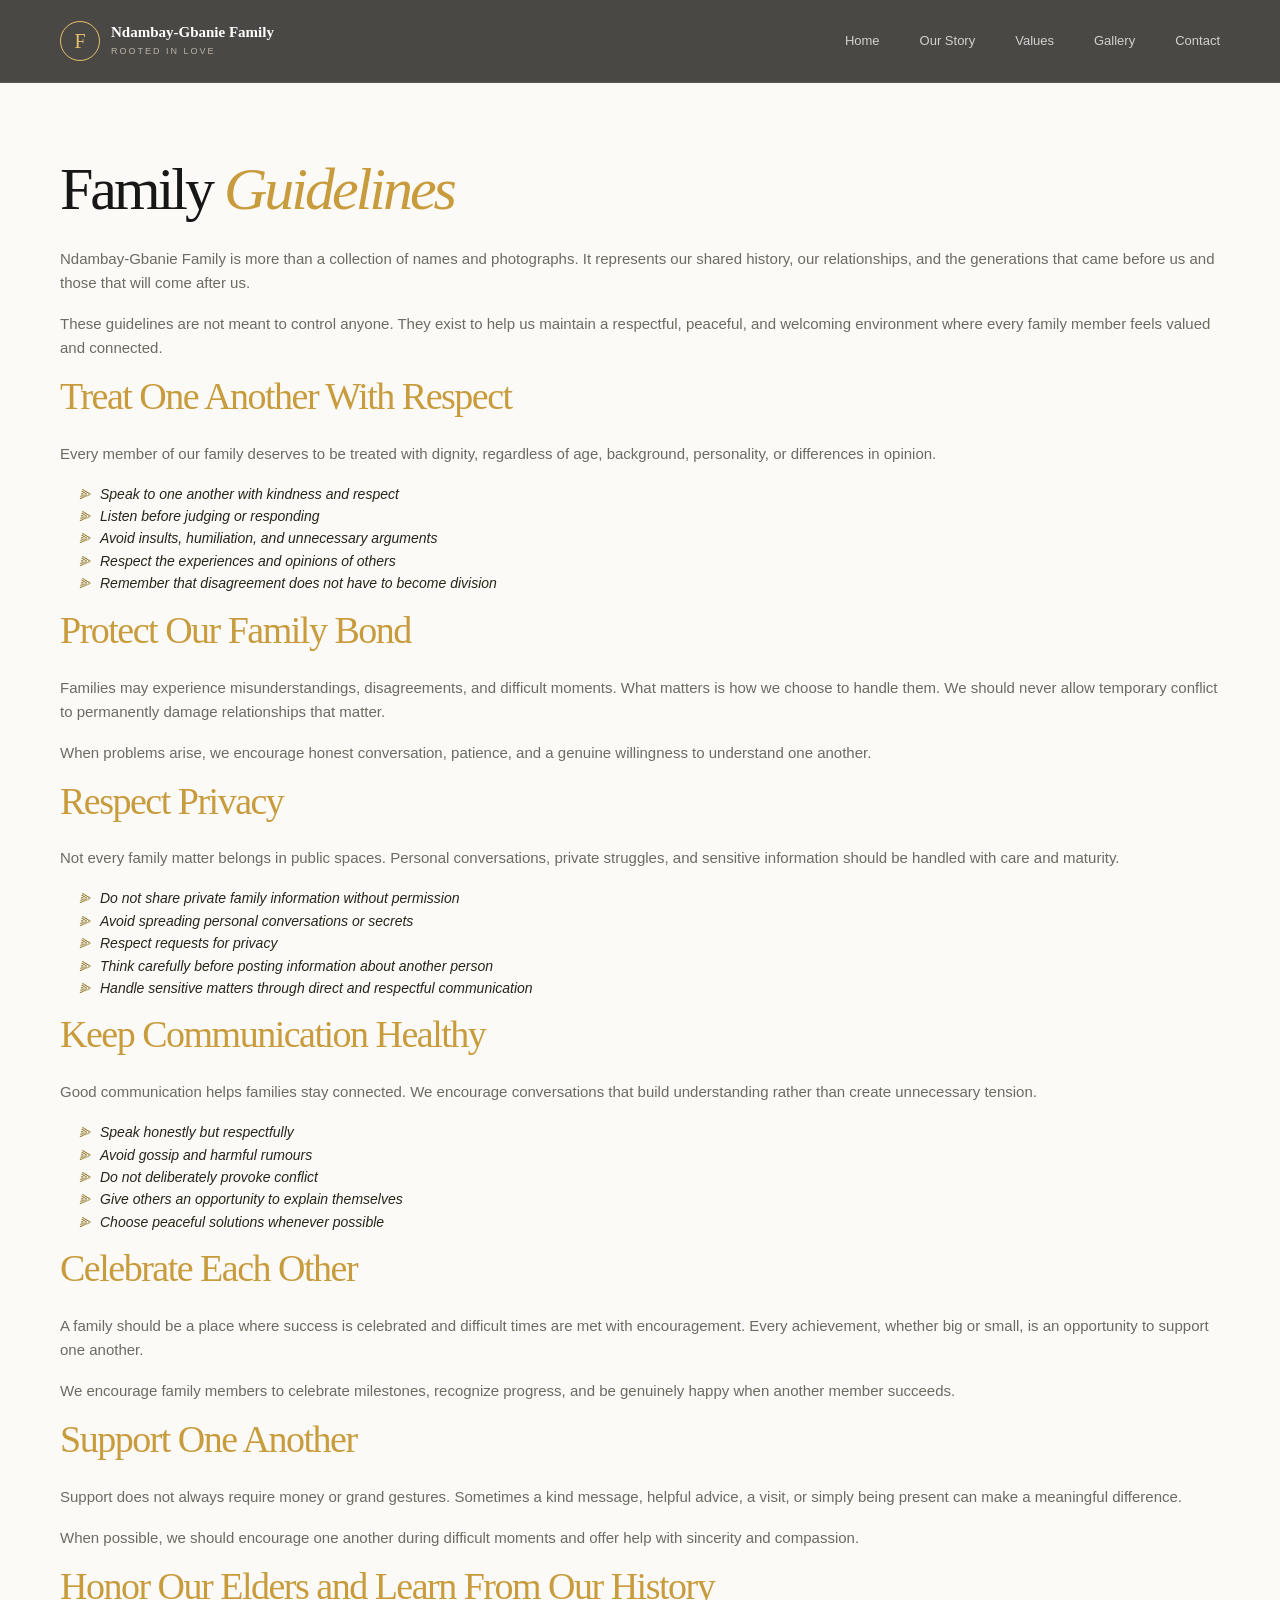
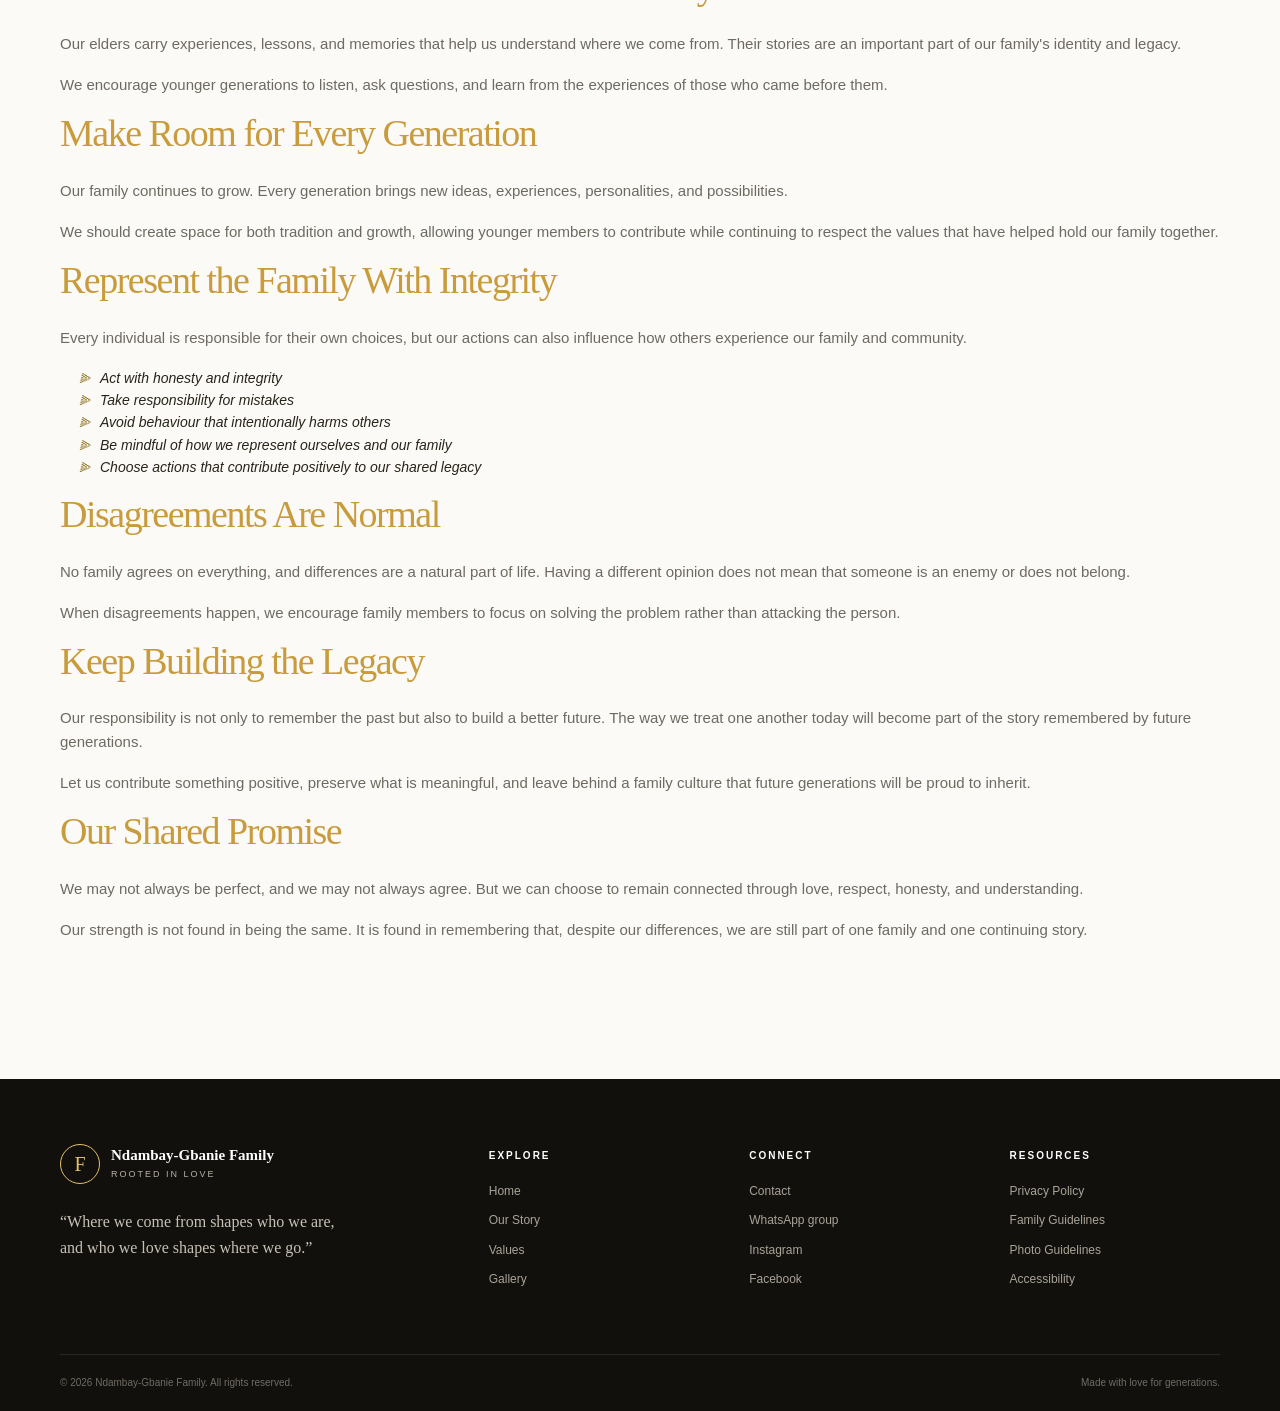
<file: family-guidelines.html>
<!DOCTYPE html>
<html lang="en">
<head>
    <meta charset="UTF-8">
    <meta name="viewport" content="width=device-width, initial-scale=1.0">
    <!-- SEO -->
    <title>Family Guidelines | Ndambay-Gbanie Family</title>
    <meta name="description" content="Explore the Ndambay-Gbanie Family Guidelines for respect, unity, honesty, privacy, communication and maintaining a strong family bond.">
    <meta name="robots" content="index, follow, max-image-preview:large">
    <meta name="googlebot" content="index, follow, max-image-preview:large">
    <meta name="author" content="Ndambay-Gbanie Family">

    <!-- Open Graph -->
    <meta property="og:type" content="website">
    <meta property="og:title" content="Family Guidelines | Ndambay-Gbanie Family">
    <meta property="og:description" content="Guidelines for respect, unity, honesty, privacy, communication and keeping the Ndambay-Gbanie Family connected across generations.">
    <meta property="og:site_name" content="Ndambay-Gbanie Family">
    <meta property="og:locale" content="en_US">
    <meta property="og:image" content="Group_picture.jpg">
    <meta property="og:image:alt" content="Ndambay-Gbanie Family">
    <link rel="stylesheet" href="styles.css">
    <link rel="website icon" href="Ndambay_Gbanie_Family_Logo.png">
</head>
<body>
    <header class="site-header" id="top">
    <div class="container nav-wrap">

      <a class="brand" href="#home" aria-label="Ndambay-Gbanie Family home">
        <span class="brand-mark">F</span>
        <span>
          <strong>Ndambay-Gbanie Family</strong>
          <small>Rooted in love</small>
        </span>
      </a>

      <button class="menu-toggle" aria-label="Open navigation" aria-expanded="false">
        <span></span><span></span><span></span>
      </button>

      <nav class="nav" aria-label="Primary navigation">
        <a href="index.html">Home</a>
        <a href="index.html#about">Our Story</a>
        <a href="index.html#values">Values</a>
        <a href="index.html#gallery">Gallery</a>
        <a href="index.html#contact">Contact</a>
      </nav>

    </div>
  </header>


  <section class="section contents-note">
    <div class="container">
      
        <h1>Family <em>Guidelines</em></h1><p>
  Ndambay-Gbanie Family is more than a collection of names and photographs. It
  represents our shared history, our relationships, and the generations that
  came before us and those that will come after us.
</p><p>
  These guidelines are not meant to control anyone. They exist to help us
  maintain a respectful, peaceful, and welcoming environment where every
  family member feels valued and connected.
</p><h2>Treat One Another With Respect</h2><p>
  Every member of our family deserves to be treated with dignity, regardless
  of age, background, personality, or differences in opinion.
</p><ul>
  <li>Speak to one another with kindness and respect</li>
  <li>Listen before judging or responding</li>
  <li>Avoid insults, humiliation, and unnecessary arguments</li>
  <li>Respect the experiences and opinions of others</li>
  <li>Remember that disagreement does not have to become division</li>
</ul><h2>Protect Our Family Bond</h2><p>
  Families may experience misunderstandings, disagreements, and difficult
  moments. What matters is how we choose to handle them. We should never
  allow temporary conflict to permanently damage relationships that matter.
</p><p>
  When problems arise, we encourage honest conversation, patience, and a
  genuine willingness to understand one another.
</p><h2>Respect Privacy</h2><p>
  Not every family matter belongs in public spaces. Personal conversations,
  private struggles, and sensitive information should be handled with care
  and maturity.
</p><ul>
  <li>Do not share private family information without permission</li>
  <li>Avoid spreading personal conversations or secrets</li>
  <li>Respect requests for privacy</li>
  <li>Think carefully before posting information about another person</li>
  <li>Handle sensitive matters through direct and respectful communication</li>
</ul><h2>Keep Communication Healthy</h2><p>
  Good communication helps families stay connected. We encourage conversations
  that build understanding rather than create unnecessary tension.
</p><ul>
  <li>Speak honestly but respectfully</li>
  <li>Avoid gossip and harmful rumours</li>
  <li>Do not deliberately provoke conflict</li>
  <li>Give others an opportunity to explain themselves</li>
  <li>Choose peaceful solutions whenever possible</li>
</ul><h2>Celebrate Each Other</h2><p>
  A family should be a place where success is celebrated and difficult times
  are met with encouragement. Every achievement, whether big or small, is an
  opportunity to support one another.
</p><p>
  We encourage family members to celebrate milestones, recognize progress,
  and be genuinely happy when another member succeeds.
</p><h2>Support One Another</h2><p>
  Support does not always require money or grand gestures. Sometimes a kind
  message, helpful advice, a visit, or simply being present can make a
  meaningful difference.
</p><p>
  When possible, we should encourage one another during difficult moments and
  offer help with sincerity and compassion.
</p><h2>Honor Our Elders and Learn From Our History</h2><p>
  Our elders carry experiences, lessons, and memories that help us understand
  where we come from. Their stories are an important part of our family's
  identity and legacy.
</p><p>
  We encourage younger generations to listen, ask questions, and learn from
  the experiences of those who came before them.
</p><h2>Make Room for Every Generation</h2><p>
  Our family continues to grow. Every generation brings new ideas,
  experiences, personalities, and possibilities.
</p><p>
  We should create space for both tradition and growth, allowing younger
  members to contribute while continuing to respect the values that have
  helped hold our family together.
</p><h2>Represent the Family With Integrity</h2><p>
  Every individual is responsible for their own choices, but our actions can
  also influence how others experience our family and community.
</p><ul>
  <li>Act with honesty and integrity</li>
  <li>Take responsibility for mistakes</li>
  <li>Avoid behaviour that intentionally harms others</li>
  <li>Be mindful of how we represent ourselves and our family</li>
  <li>Choose actions that contribute positively to our shared legacy</li>
</ul><h2>Disagreements Are Normal</h2><p>
  No family agrees on everything, and differences are a natural part of life.
  Having a different opinion does not mean that someone is an enemy or does
  not belong.
</p><p>
  When disagreements happen, we encourage family members to focus on solving
  the problem rather than attacking the person.
</p><h2>Keep Building the Legacy</h2><p>
  Our responsibility is not only to remember the past but also to build a
  better future. The way we treat one another today will become part of the
  story remembered by future generations.
</p><p>
  Let us contribute something positive, preserve what is meaningful, and
  leave behind a family culture that future generations will be proud to
  inherit.
</p><h2>Our Shared Promise</h2><p>
  We may not always be perfect, and we may not always agree. But we can choose
  to remain connected through love, respect, honesty, and understanding.
</p><p>
  Our strength is not found in being the same. It is found in remembering
  that, despite our differences, we are still part of one family and one
  continuing story.
</p>
      
    </div>
  </section>


  <footer>
    <div class="container footer-grid">
      <div class="footer-brand">
        <a class="brand" href="#top">
          <span class="brand-mark">F</span>
          <span><strong>Ndambay-Gbanie Family</strong>
            <small>Rooted in love</small>
          </span>
        </a>
        <p>“Where we come from shapes who we are, and who we love shapes where we go.”</p>
      </div>
      
      <div>
        <h4>Explore</h4>
        <a href="#home">Home</a>
        <a href="#about">Our Story</a>
        <a href="#values">Values</a>
        <a href="#gallery">Gallery</a>
      </div>

      <div>
        <h4>Connect</h4>
        <a href="#contact">Contact</a>
        <a href="https://wa.me/23231762892">WhatsApp group</a>
        <a href="https://www.instagram.com/mustapha_gbanie?igsi=azB1b3VveTl0Zzk=">Instagram</a>
        <a href="https://www.facebook.com/profile.php?id=61581850524625">Facebook</a>
      </div>
      
      <div>
        <h4>Resources</h4>
        <a href="Privacy-policy.html">Privacy Policy</a>
        <a href="family-guidelines.html">Family Guidelines</a>
        <a href="photo-guidelines.html">Photo Guidelines</a>
        <a href="accessibility.html">Accessibility</a>
      </div>
    </div>

    <div class="container footer-bottom">
      <span>&copy; <span id="year">
      </span> Ndambay-Gbanie Family. All rights reserved.</span>
      <span>Made with love for generations.</span>
    </div>
  </footer>
    <script src="script.js"></script>
</body>
</html>
</file>
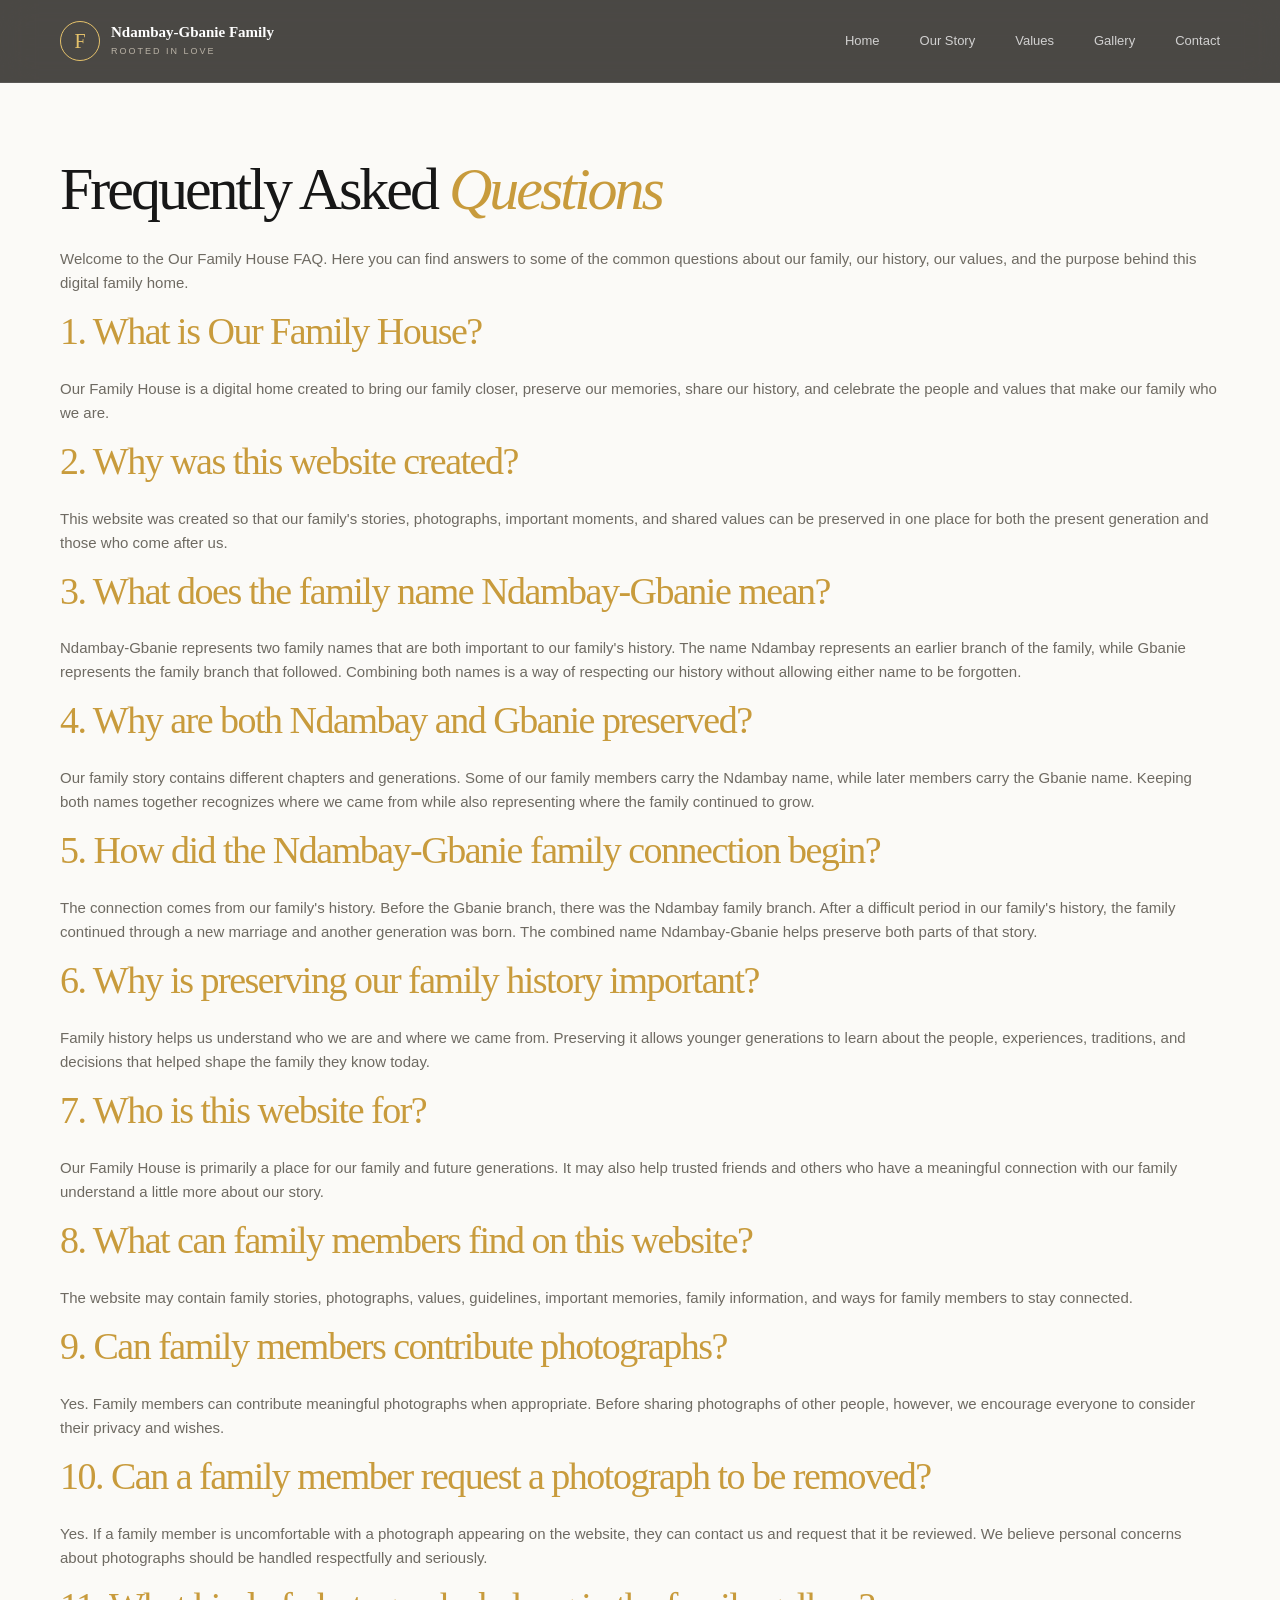
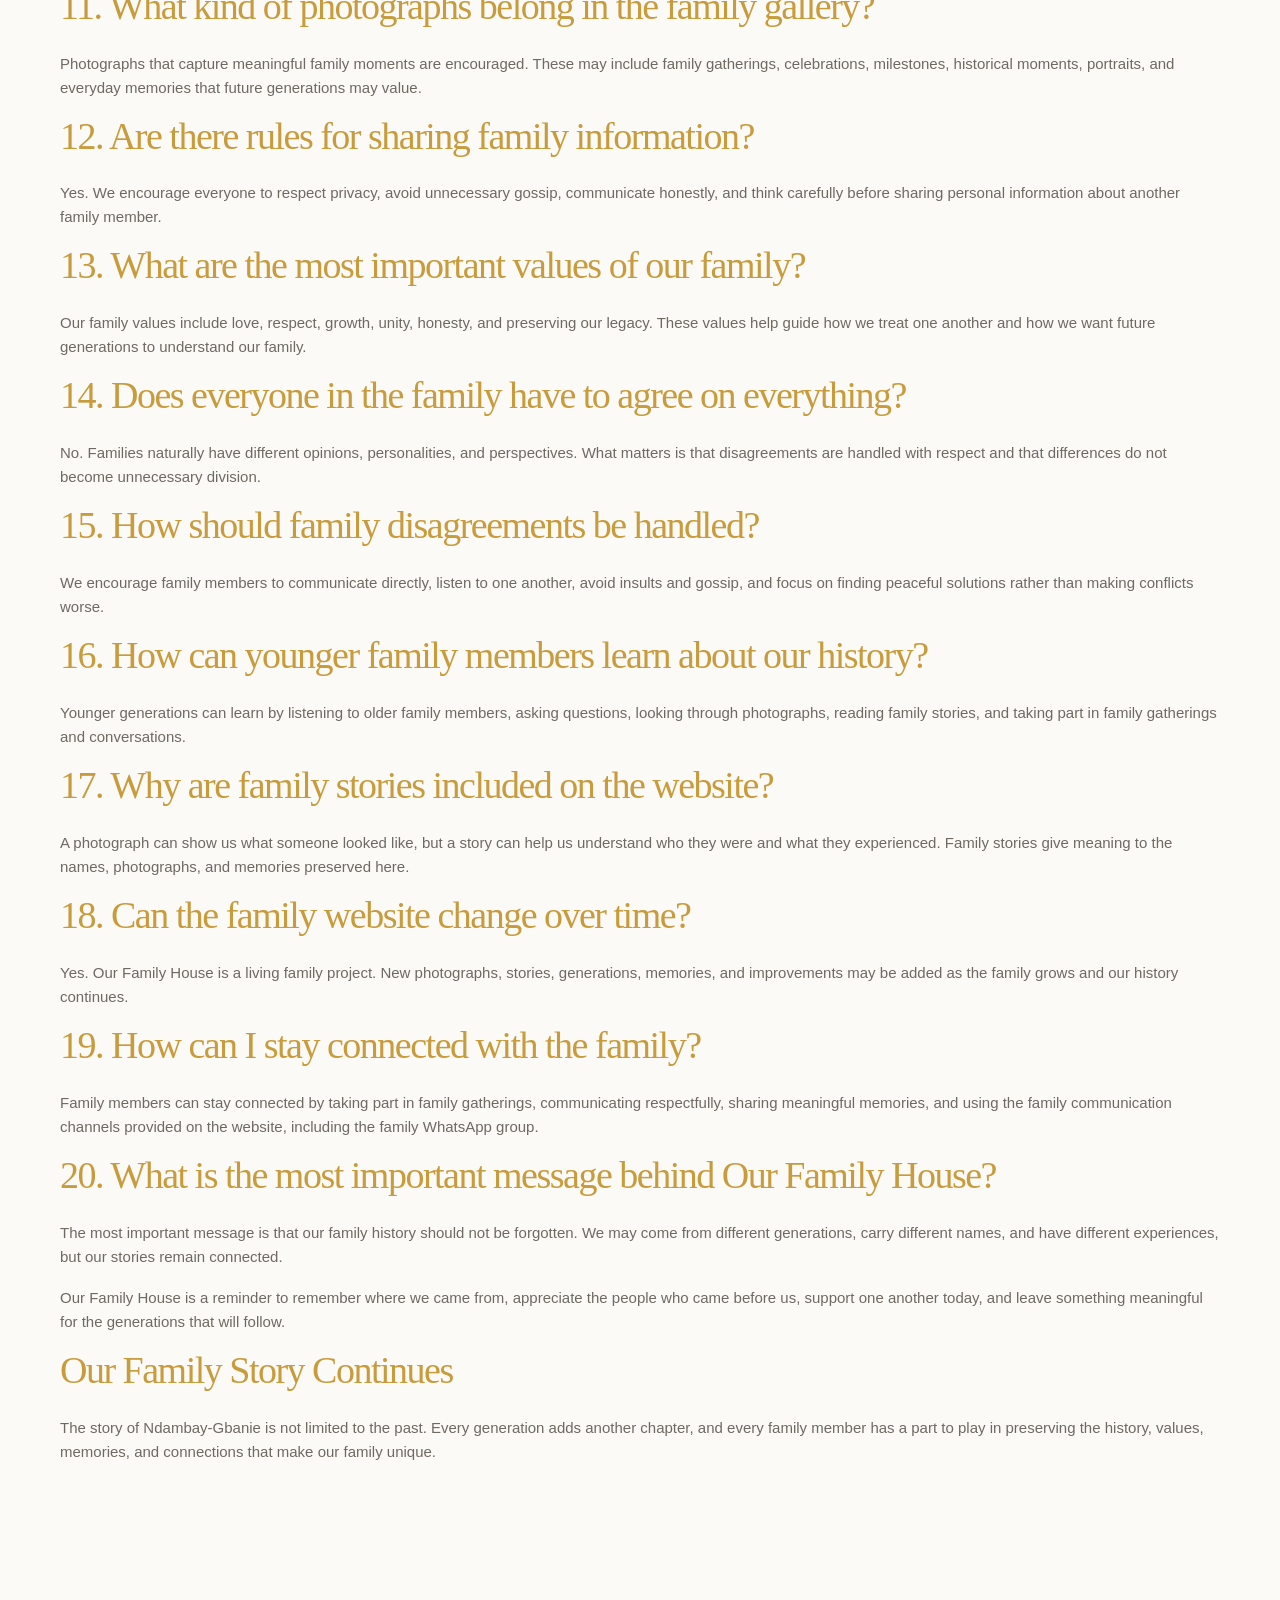
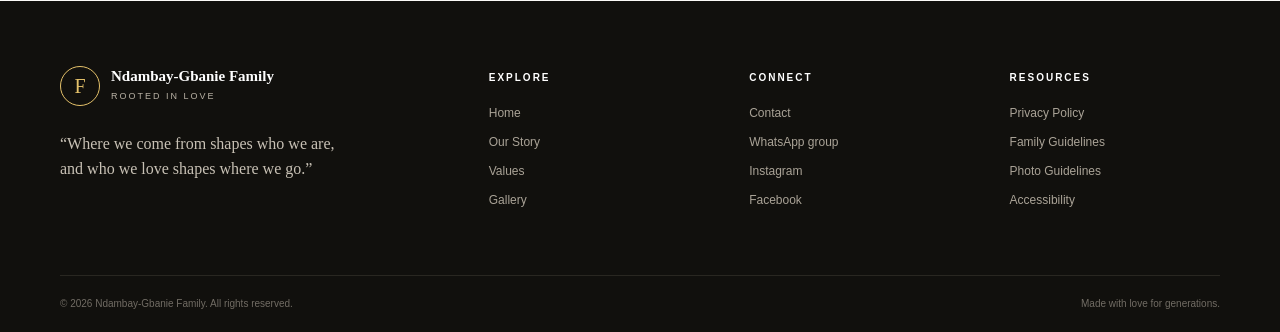
<file: FAQ.html>
<!DOCTYPE html>
<html lang="en">
<head>
    <meta charset="UTF-8">
    <meta name="viewport" content="width=device-width, initial-scale=1.0">
    <!-- SEO -->
    <title>FAQ | Ndambay-Gbanie Family — Frequently Asked Questions</title>
    <meta name="description" content="Find answers to frequently asked questions about the Ndambay-Gbanie Family, our family website, memories, guidelines, photos and staying connected.">
    <meta name="robots" content="index, follow, max-image-preview:large">
    <meta name="googlebot" content="index, follow, max-image-preview:large">
    <meta name="author" content="Ndambay-Gbanie Family">

    <!-- Open Graph -->
    <meta property="og:type" content="website">
    <meta property="og:title" content="FAQ | Ndambay-Gbanie Family — Frequently Asked Questions">
    <meta property="og:description" content="Find answers about the Ndambay-Gbanie Family website, family memories, photos, guidelines and ways to stay connected.">
    <meta property="og:site_name" content="Ndambay-Gbanie Family">
    <meta property="og:locale" content="en_US">
    <meta property="og:image" content="Group_picture.jpg">
    <meta property="og:image:alt" content="Ndambay-Gbanie Family">
    <link rel="stylesheet" href="styles.css">
    <link rel="website icon" href="Ndambay_Gbanie_Family_Logo.png">
</head>
<body>
    <header class="site-header" id="top">
    <div class="container nav-wrap">

      <a class="brand" href="#home" aria-label="Ndambay-Gbanie Family home">
        <span class="brand-mark">F</span>
        <span>
          <strong>Ndambay-Gbanie Family</strong>
          <small>Rooted in love</small>
        </span>
      </a>

      <button class="menu-toggle" aria-label="Open navigation" aria-expanded="false">
        <span></span><span></span><span></span>
      </button>

      <nav class="nav" aria-label="Primary navigation">
        <a href="index.html">Home</a>
        <a href="index.html#about">Our Story</a>
        <a href="index.html#values">Values</a>
        <a href="index.html#gallery">Gallery</a>
        <a href="index.html#contact">Contact</a>
      </nav>

    </div>
  </header>


  <section class="section contents-note">
    <div class="container">
      
      <h1>Frequently Asked <em>Questions</em></h1>
      <p>Welcome to the Our Family House FAQ. Here you can find answers to some of
        the common questions about our family, our history, our values, and the
  purpose behind this digital family home.
</p>

<h2>1. What is Our Family House?</h2>
<p>
  Our Family House is a digital home created to bring our family closer,
  preserve our memories, share our history, and celebrate the people and
  values that make our family who we are.
</p>

<h2>2. Why was this website created?</h2>
<p>
  This website was created so that our family's stories, photographs,
  important moments, and shared values can be preserved in one place for
  both the present generation and those who come after us.
</p>

<h2>3. What does the family name Ndambay-Gbanie mean?</h2>
<p>
  Ndambay-Gbanie represents two family names that are both important to our
  family's history. The name Ndambay represents an earlier branch of the
  family, while Gbanie represents the family branch that followed. Combining
  both names is a way of respecting our history without allowing either name
  to be forgotten.
</p>

<h2>4. Why are both Ndambay and Gbanie preserved?</h2>
<p>
  Our family story contains different chapters and generations. Some of our
  family members carry the Ndambay name, while later members carry the Gbanie
  name. Keeping both names together recognizes where we came from while also
  representing where the family continued to grow.
</p>

<h2>5. How did the Ndambay-Gbanie family connection begin?</h2>
<p>
  The connection comes from our family's history. Before the Gbanie branch,
  there was the Ndambay family branch. After a difficult period in our
  family's history, the family continued through a new marriage and another
  generation was born. The combined name Ndambay-Gbanie helps preserve both
  parts of that story.
</p>

<h2>6. Why is preserving our family history important?</h2>
<p>
  Family history helps us understand who we are and where we came from.
  Preserving it allows younger generations to learn about the people,
  experiences, traditions, and decisions that helped shape the family they
  know today.
</p>

<h2>7. Who is this website for?</h2>
<p>
  Our Family House is primarily a place for our family and future generations.
  It may also help trusted friends and others who have a meaningful connection
  with our family understand a little more about our story.
</p>

<h2>8. What can family members find on this website?</h2>
<p>
  The website may contain family stories, photographs, values, guidelines,
  important memories, family information, and ways for family members to stay
  connected.
</p>

<h2>9. Can family members contribute photographs?</h2>
<p>
  Yes. Family members can contribute meaningful photographs when appropriate.
  Before sharing photographs of other people, however, we encourage everyone
  to consider their privacy and wishes.
</p>

<h2>10. Can a family member request a photograph to be removed?</h2>
<p>
  Yes. If a family member is uncomfortable with a photograph appearing on the
  website, they can contact us and request that it be reviewed. We believe
  personal concerns about photographs should be handled respectfully and
  seriously.
</p>

<h2>11. What kind of photographs belong in the family gallery?</h2>
<p>
  Photographs that capture meaningful family moments are encouraged. These
  may include family gatherings, celebrations, milestones, historical
  moments, portraits, and everyday memories that future generations may value.
</p>

<h2>12. Are there rules for sharing family information?</h2>
<p>
  Yes. We encourage everyone to respect privacy, avoid unnecessary gossip,
  communicate honestly, and think carefully before sharing personal
  information about another family member.
</p>

<h2>13. What are the most important values of our family?</h2>
<p>
  Our family values include love, respect, growth, unity, honesty, and
  preserving our legacy. These values help guide how we treat one another and
  how we want future generations to understand our family.
</p>

<h2>14. Does everyone in the family have to agree on everything?</h2>
<p>
  No. Families naturally have different opinions, personalities, and
  perspectives. What matters is that disagreements are handled with respect
  and that differences do not become unnecessary division.
</p>

<h2>15. How should family disagreements be handled?</h2>
<p>
  We encourage family members to communicate directly, listen to one another,
  avoid insults and gossip, and focus on finding peaceful solutions rather
  than making conflicts worse.
</p>

<h2>16. How can younger family members learn about our history?</h2>
<p>
  Younger generations can learn by listening to older family members,
  asking questions, looking through photographs, reading family stories, and
  taking part in family gatherings and conversations.
</p>

<h2>17. Why are family stories included on the website?</h2>
<p>
  A photograph can show us what someone looked like, but a story can help us
  understand who they were and what they experienced. Family stories give
  meaning to the names, photographs, and memories preserved here.
</p>

<h2>18. Can the family website change over time?</h2>
<p>
  Yes. Our Family House is a living family project. New photographs, stories,
  generations, memories, and improvements may be added as the family grows
  and our history continues.
</p>

<h2>19. How can I stay connected with the family?</h2>

<p>
  Family members can stay connected by taking part in family gatherings,
  communicating respectfully, sharing meaningful memories, and using the
  family communication channels provided on the website, including the family
  WhatsApp group.
</p>

<h2>20. What is the most important message behind Our Family House?</h2>
<p>
  The most important message is that our family history should not be
  forgotten. We may come from different generations, carry different names,
  and have different experiences, but our stories remain connected.
</p>
<p>
  Our Family House is a reminder to remember where we came from, appreciate
  the people who came before us, support one another today, and leave
  something meaningful for the generations that will follow.
</p>

<h2>Our Family Story Continues</h2>
<p>
  The story of Ndambay-Gbanie is not limited to the past. Every generation
  adds another chapter, and every family member has a part to play in
  preserving the history, values, memories, and connections that make our
  family unique.
</p>

    </div>
  </section>


  <footer>
    <div class="container footer-grid">
      <div class="footer-brand">
        <a class="brand" href="#top">
          <span class="brand-mark">F</span>
          <span><strong>Ndambay-Gbanie Family</strong>
            <small>Rooted in love</small>
          </span>
        </a>
        <p>“Where we come from shapes who we are, and who we love shapes where we go.”</p>
      </div>
      
      <div>
        <h4>Explore</h4>
        <a href="#home">Home</a>
        <a href="#about">Our Story</a>
        <a href="#values">Values</a>
        <a href="#gallery">Gallery</a>
      </div>

      <div>
        <h4>Connect</h4>
        <a href="#contact">Contact</a>
        <a href="https://wa.me/23231762892">WhatsApp group</a>
        <a href="https://www.instagram.com/mustapha_gbanie?igsi=azB1b3VveTl0Zzk=">Instagram</a>
        <a href="https://www.facebook.com/profile.php?id=61581850524625">Facebook</a>
      </div>
      
      <div>
        <h4>Resources</h4>
        <a href="Privacy-policy.html">Privacy Policy</a>
        <a href="family-guidelines.html">Family Guidelines</a>
        <a href="photo-guidelines.html">Photo Guidelines</a>
        <a href="accessibility.html">Accessibility</a>
      </div>
    </div>

    <div class="container footer-bottom">
      <span>&copy; <span id="year">
      </span> Ndambay-Gbanie Family. All rights reserved.</span>
      <span>Made with love for generations.</span>
    </div>
  </footer>
    <script src="script.js"></script>
</body>
</html>
</file>
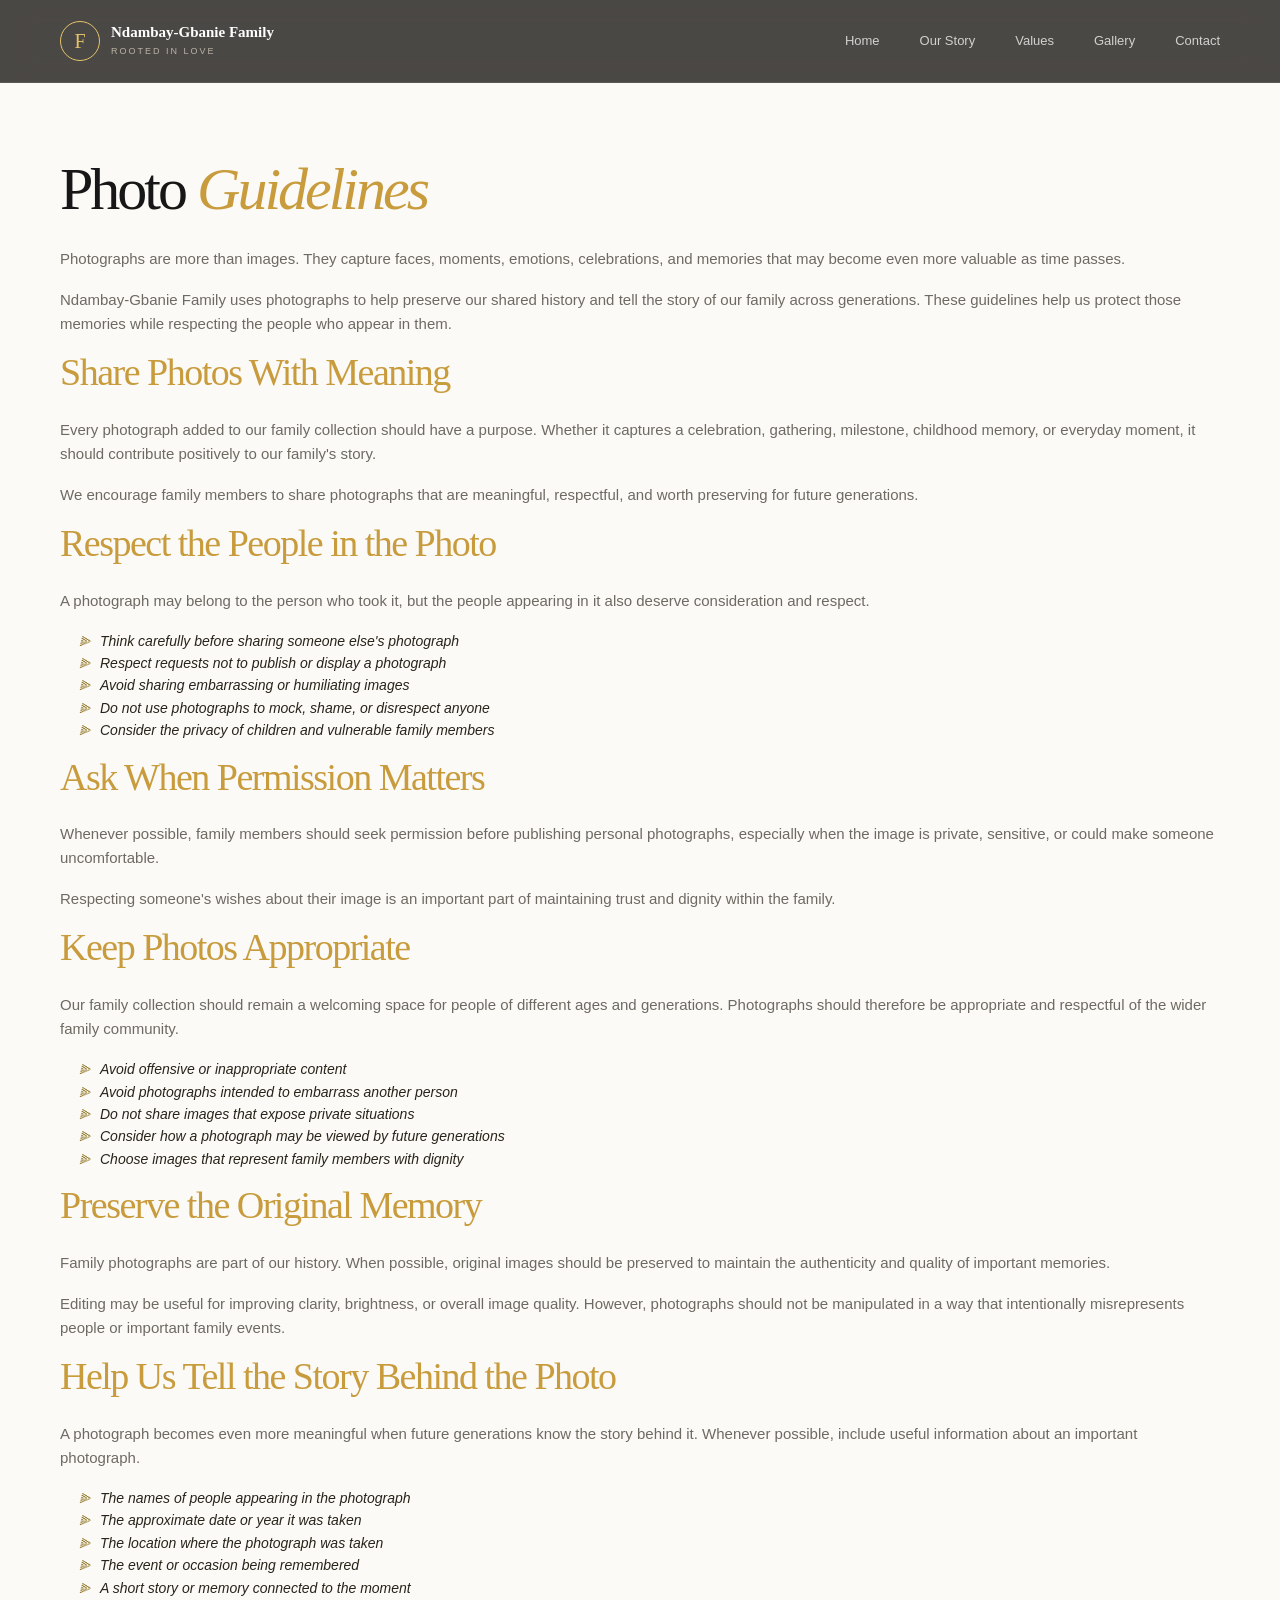
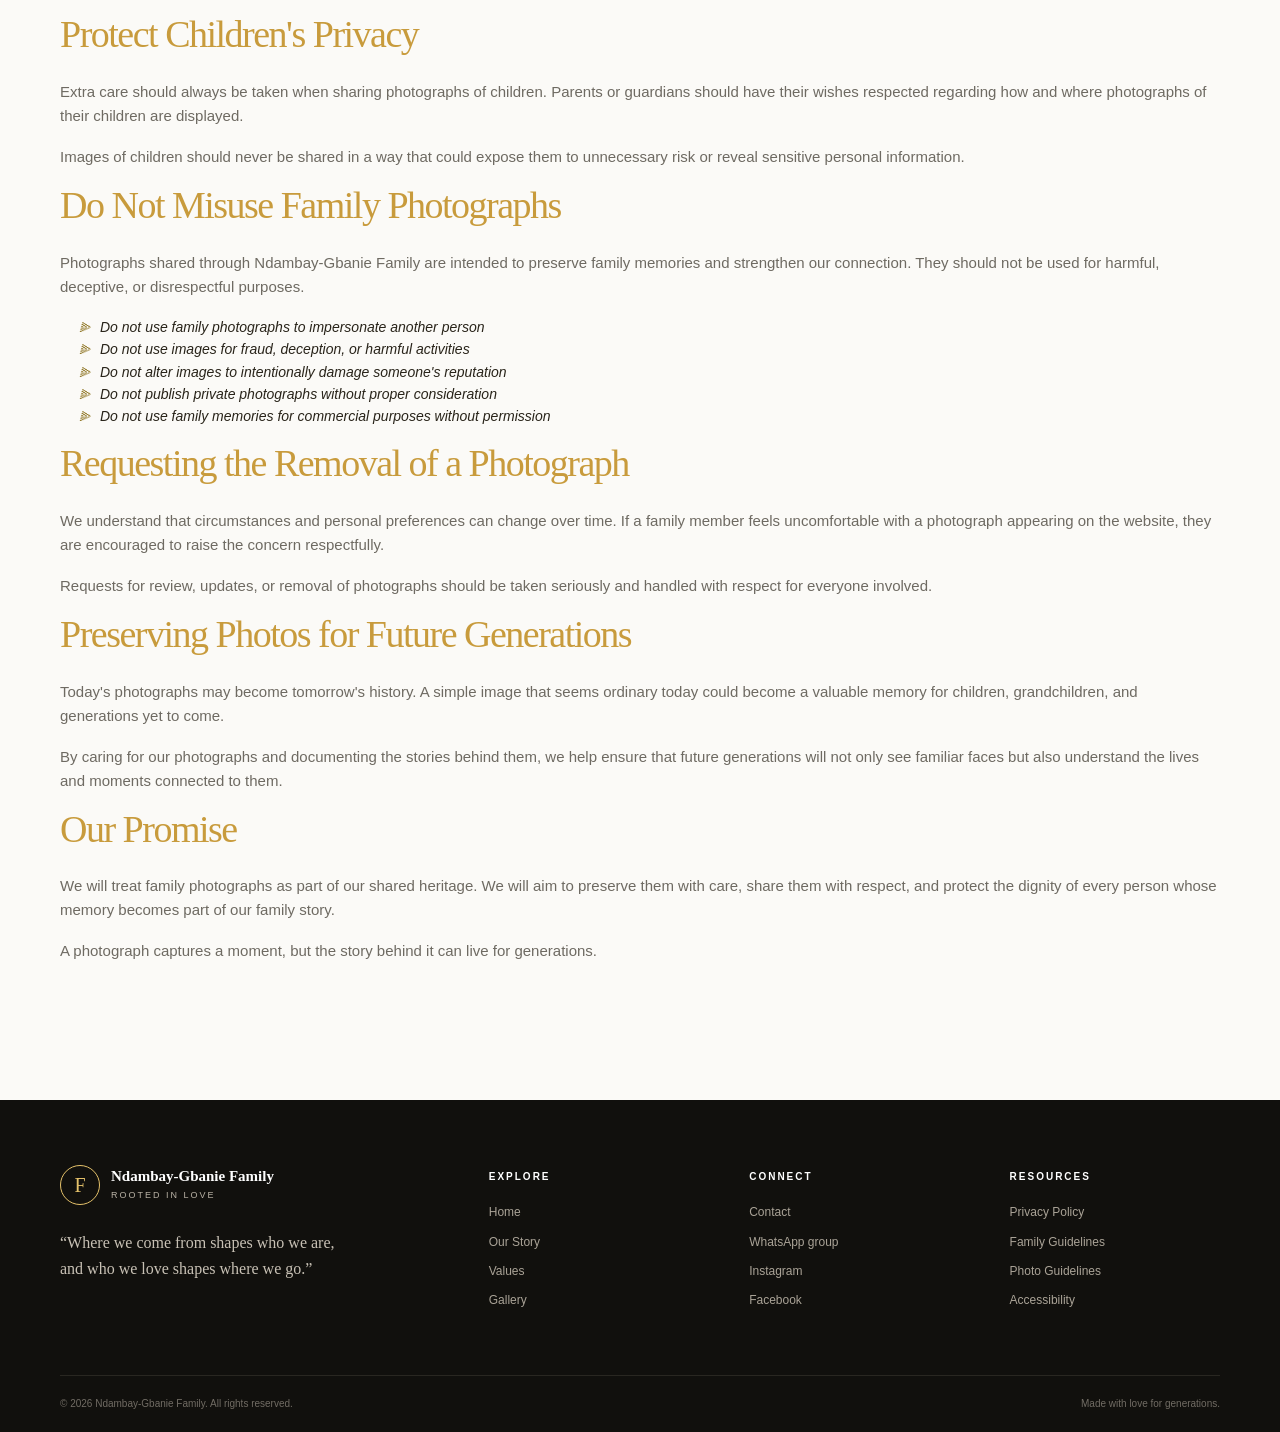
<file: photo-guidelines.html>
<!DOCTYPE html>
<html lang="en">
<head>
    <meta charset="UTF-8">
    <meta name="viewport" content="width=device-width, initial-scale=1.0">
    <!-- SEO -->
    <title>Photo Guidelines | Ndambay-Gbanie Family</title>
    <meta name="description" content="Learn the Ndambay-Gbanie Family guidelines for sharing, respecting and protecting family photos and memories.">
    <meta name="robots" content="index, follow, max-image-preview:large">
    <meta name="googlebot" content="index, follow, max-image-preview:large">
    <meta name="author" content="Ndambay-Gbanie Family">

    <!-- Open Graph -->
    <meta property="og:type" content="website">
    <meta property="og:title" content="Photo Guidelines | Ndambay-Gbanie Family">
    <meta property="og:description" content="Guidelines for sharing and protecting family photos, memories and personal moments on the Ndambay-Gbanie Family website.">
    <meta property="og:site_name" content="Ndambay-Gbanie Family">
    <meta property="og:locale" content="en_US">
    <meta property="og:image" content="Group_picture.jpg">
    <meta property="og:image:alt" content="Ndambay-Gbanie Family photo memories">
    <link rel="stylesheet" href="styles.css">
    <link rel="website icon" href="Ndambay_Gbanie_Family_Logo.png">
</head>
<body>
    <header class="site-header" id="top">
    <div class="container nav-wrap">

      <a class="brand" href="#home" aria-label="Ndambay-Gbanie Family home">
        <span class="brand-mark">F</span>
        <span>
          <strong>Ndambay-Gbanie Family</strong>
          <small>Rooted in love</small>
        </span>
      </a>

      <button class="menu-toggle" aria-label="Open navigation" aria-expanded="false">
        <span></span><span></span><span></span>
      </button>

      <nav class="nav" aria-label="Primary navigation">
        <a href="index.html">Home</a>
        <a href="index.html#about">Our Story</a>
        <a href="index.html#values">Values</a>
        <a href="index.html#gallery">Gallery</a>
        <a href="index.html#contact">Contact</a>
      </nav>

    </div>
  </header>


  <section class="section contents-note">
    <div class="container">
      
        <h1>Photo <em>Guidelines</em></h1><p>
  Photographs are more than images. They capture faces, moments, emotions,
  celebrations, and memories that may become even more valuable as time
  passes.
</p><p>
  Ndambay-Gbanie Family uses photographs to help preserve our shared history and
  tell the story of our family across generations. These guidelines help us
  protect those memories while respecting the people who appear in them.
</p><h2>Share Photos With Meaning</h2><p>
  Every photograph added to our family collection should have a purpose.
  Whether it captures a celebration, gathering, milestone, childhood memory,
  or everyday moment, it should contribute positively to our family's story.
</p><p>
  We encourage family members to share photographs that are meaningful,
  respectful, and worth preserving for future generations.
</p><h2>Respect the People in the Photo</h2><p>
  A photograph may belong to the person who took it, but the people appearing
  in it also deserve consideration and respect.
</p><ul>
  <li>Think carefully before sharing someone else's photograph</li>
  <li>Respect requests not to publish or display a photograph</li>
  <li>Avoid sharing embarrassing or humiliating images</li>
  <li>Do not use photographs to mock, shame, or disrespect anyone</li>
  <li>Consider the privacy of children and vulnerable family members</li>
</ul><h2>Ask When Permission Matters</h2><p>
  Whenever possible, family members should seek permission before publishing
  personal photographs, especially when the image is private, sensitive, or
  could make someone uncomfortable.
</p><p>
  Respecting someone's wishes about their image is an important part of
  maintaining trust and dignity within the family.
</p><h2>Keep Photos Appropriate</h2><p>
  Our family collection should remain a welcoming space for people of
  different ages and generations. Photographs should therefore be appropriate
  and respectful of the wider family community.
</p><ul>
  <li>Avoid offensive or inappropriate content</li>
  <li>Avoid photographs intended to embarrass another person</li>
  <li>Do not share images that expose private situations</li>
  <li>Consider how a photograph may be viewed by future generations</li>
  <li>Choose images that represent family members with dignity</li>
</ul><h2>Preserve the Original Memory</h2><p>
  Family photographs are part of our history. When possible, original images
  should be preserved to maintain the authenticity and quality of important
  memories.
</p><p>
  Editing may be useful for improving clarity, brightness, or overall image
  quality. However, photographs should not be manipulated in a way that
  intentionally misrepresents people or important family events.
</p><h2>Help Us Tell the Story Behind the Photo</h2><p>
  A photograph becomes even more meaningful when future generations know the
  story behind it. Whenever possible, include useful information about an
  important photograph.
</p><ul>
  <li>The names of people appearing in the photograph</li>
  <li>The approximate date or year it was taken</li>
  <li>The location where the photograph was taken</li>
  <li>The event or occasion being remembered</li>
  <li>A short story or memory connected to the moment</li>
</ul><h2>Protect Children's Privacy</h2><p>
  Extra care should always be taken when sharing photographs of children.
  Parents or guardians should have their wishes respected regarding how and
  where photographs of their children are displayed.
</p><p>
  Images of children should never be shared in a way that could expose them
  to unnecessary risk or reveal sensitive personal information.
</p><h2>Do Not Misuse Family Photographs</h2><p>
  Photographs shared through Ndambay-Gbanie Family are intended to preserve family
  memories and strengthen our connection. They should not be used for harmful,
  deceptive, or disrespectful purposes.
</p><ul>
  <li>Do not use family photographs to impersonate another person</li>
  <li>Do not use images for fraud, deception, or harmful activities</li>
  <li>Do not alter images to intentionally damage someone's reputation</li>
  <li>Do not publish private photographs without proper consideration</li>
  <li>Do not use family memories for commercial purposes without permission</li>
</ul><h2>Requesting the Removal of a Photograph</h2><p>
  We understand that circumstances and personal preferences can change over
  time. If a family member feels uncomfortable with a photograph appearing
  on the website, they are encouraged to raise the concern respectfully.
</p><p>
  Requests for review, updates, or removal of photographs should be taken
  seriously and handled with respect for everyone involved.
</p><h2>Preserving Photos for Future Generations</h2><p>
  Today's photographs may become tomorrow's history. A simple image that
  seems ordinary today could become a valuable memory for children,
  grandchildren, and generations yet to come.
</p><p>
  By caring for our photographs and documenting the stories behind them, we
  help ensure that future generations will not only see familiar faces but
  also understand the lives and moments connected to them.
</p><h2>Our Promise</h2><p>
  We will treat family photographs as part of our shared heritage. We will
  aim to preserve them with care, share them with respect, and protect the
  dignity of every person whose memory becomes part of our family story.
</p><p>
  A photograph captures a moment, but the story behind it can live for
  generations.
</p>
      
    </div>
  </section>


  <footer>
    <div class="container footer-grid">
      <div class="footer-brand">
        <a class="brand" href="#top">
          <span class="brand-mark">F</span>
          <span><strong>Ndambay-Gbanie Family</strong>
            <small>Rooted in love</small>
          </span>
        </a>
        <p>“Where we come from shapes who we are, and who we love shapes where we go.”</p>
      </div>
      
      <div>
        <h4>Explore</h4>
        <a href="#home">Home</a>
        <a href="#about">Our Story</a>
        <a href="#values">Values</a>
        <a href="#gallery">Gallery</a>
      </div>

      <div>
        <h4>Connect</h4>
        <a href="#contact">Contact</a>
        <a href="https://wa.me/23231762892">WhatsApp group</a>
        <a href="https://www.instagram.com/mustapha_gbanie?igsi=azB1b3VveTl0Zzk=">Instagram</a>
        <a href="https://www.facebook.com/profile.php?id=61581850524625">Facebook</a>
      </div>
      
      <div>
        <h4>Resources</h4>
        <a href="Privacy-policy.html">Privacy Policy</a>
        <a href="family-guidelines.html">Family Guidelines</a>
        <a href="photo-guidelines.html">Photo Guidelines</a>
        <a href="accessibility.html">Accessibility</a>
      </div>
    </div>

    <div class="container footer-bottom">
      <span>&copy; <span id="year">
      </span> Ndambay-Gbanie Family. All rights reserved.</span>
      <span>Made with love for generations.</span>
    </div>
  </footer>
    <script src="script.js"></script>
</body>
</html>
</file>
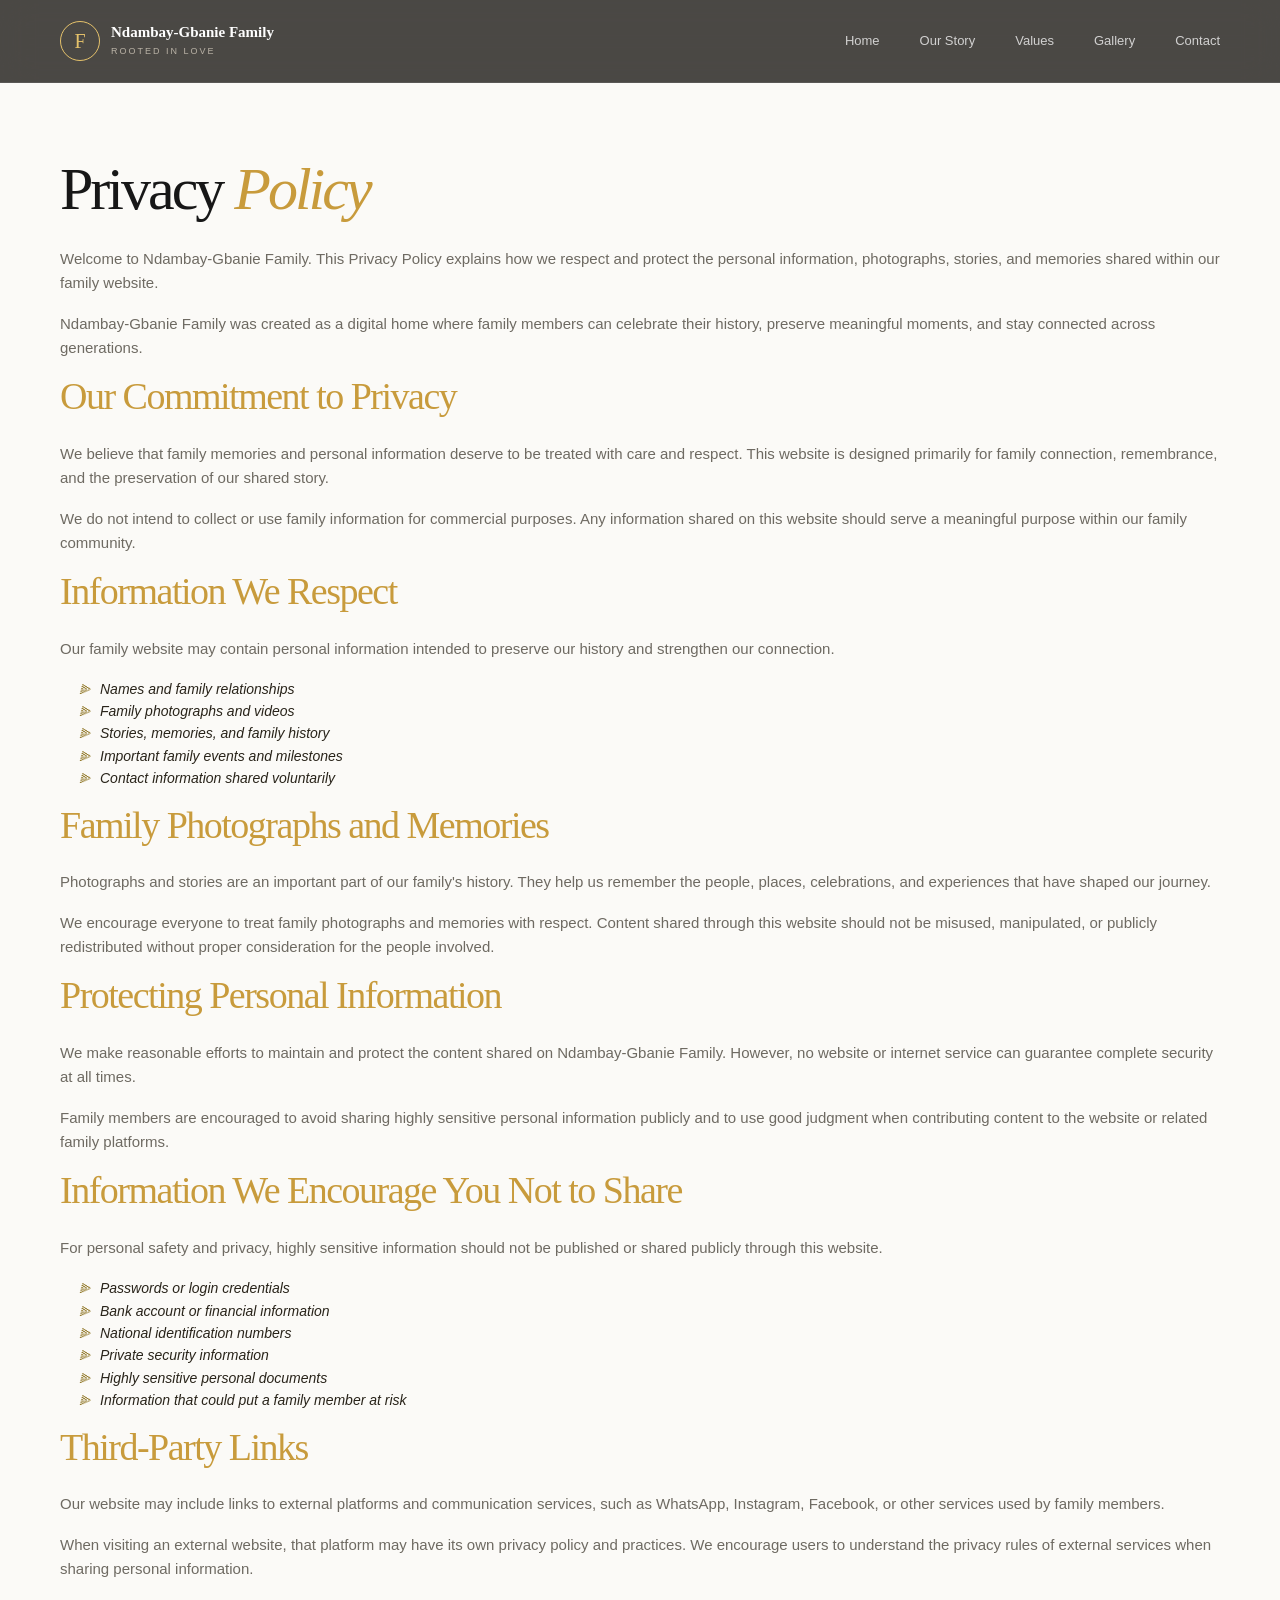
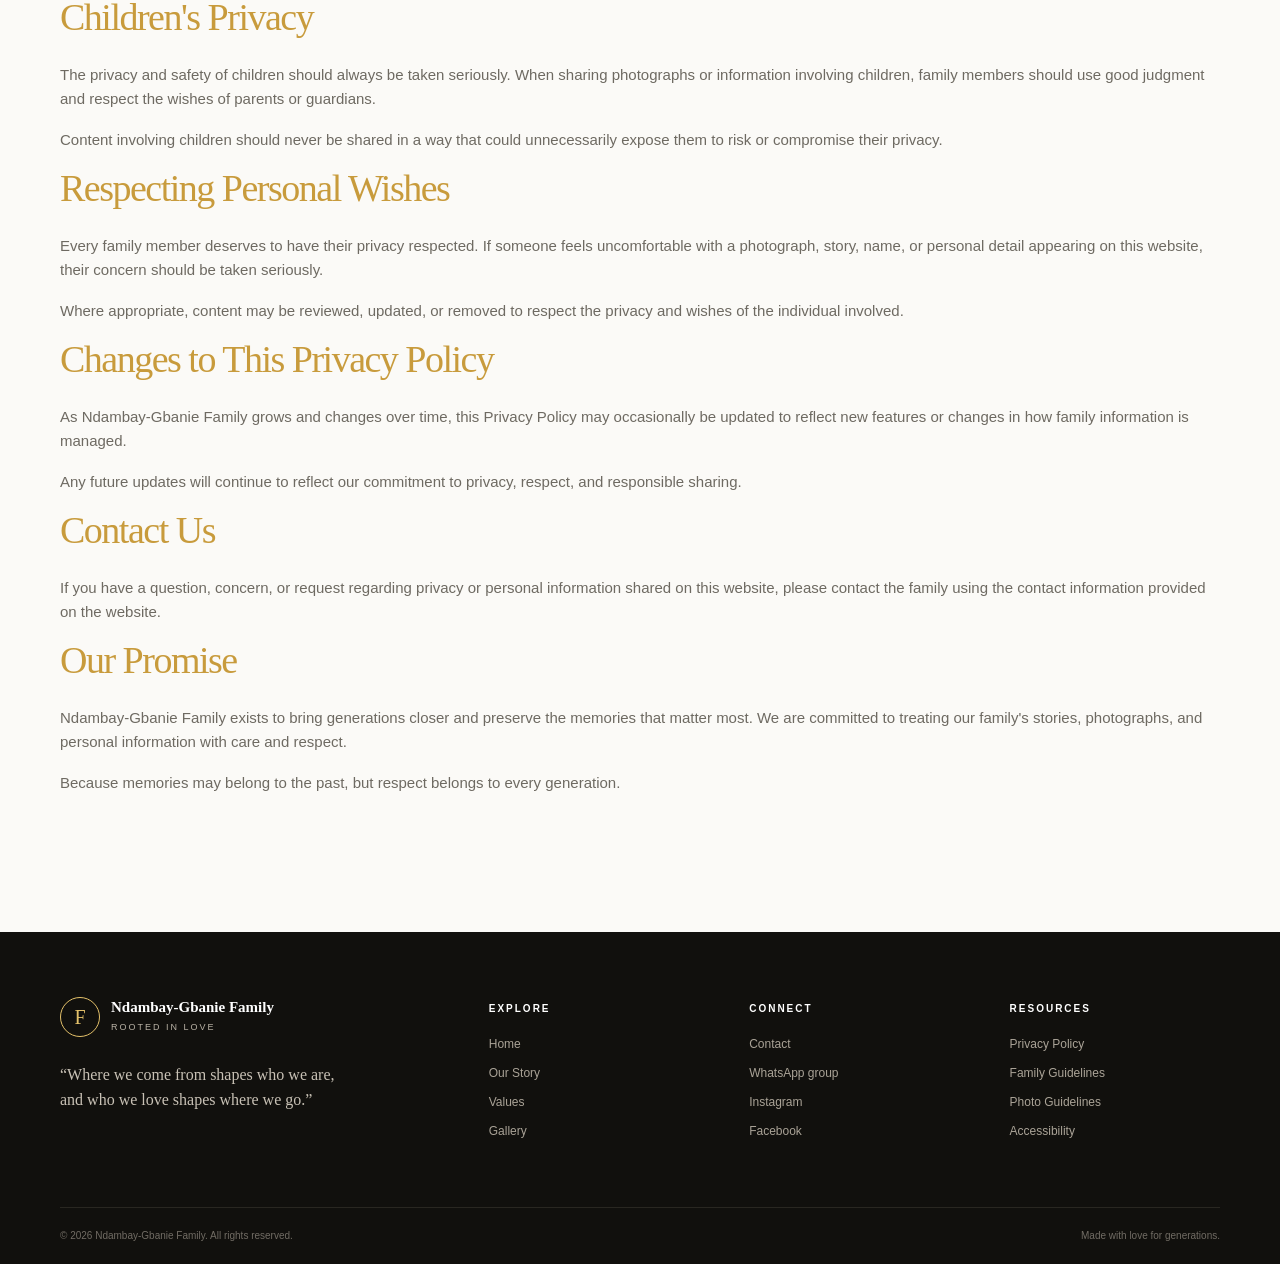
<file: Privacy-policy.html>
<!DOCTYPE html>
<html lang="en">
<head>
    <meta charset="UTF-8">
    <meta name="viewport" content="width=device-width, initial-scale=1.0">
    <!-- SEO -->
    <title>Privacy Policy | Ndambay-Gbanie Family</title>
    <meta name="description" content="Read the Ndambay-Gbanie Family Privacy Policy to understand how information, family content, photos and website interactions are handled.">
    <meta name="robots" content="index, follow, max-image-preview:large">
    <meta name="googlebot" content="index, follow, max-image-preview:large">
    <meta name="author" content="Ndambay-Gbanie Family">

    <!-- Open Graph -->
    <meta property="og:type" content="website">
    <meta property="og:title" content="Privacy Policy | Ndambay-Gbanie Family">
    <meta property="og:description" content="Learn how the Ndambay-Gbanie Family website handles information, family content, photos and website interactions.">
    <meta property="og:site_name" content="Ndambay-Gbanie Family">
    <meta property="og:locale" content="en_US">
    <meta property="og:image" content="Group_picture.jpg">
    <meta property="og:image:alt" content="Ndambay-Gbanie Family">
    <link rel="stylesheet" href="styles.css">
    <link rel="website icon" href="Ndambay_Gbanie_Family_Logo.png">
</head>

<body>
    <header class="site-header" id="top">
    <div class="container nav-wrap">

      <a class="brand" href="#home" aria-label="Ndambay-Gbanie Family home">
        <span class="brand-mark">F</span>
        <span>
          <strong>Ndambay-Gbanie Family</strong>
          <small>Rooted in love</small>
        </span>
      </a>

      <button class="menu-toggle" aria-label="Open navigation" aria-expanded="false">
        <span></span><span></span><span></span>
      </button>

      <nav class="nav" aria-label="Primary navigation">
        <a href="index.html">Home</a>
        <a href="index.html#about">Our Story</a>
        <a href="index.html#values">Values</a>
        <a href="index.html#gallery">Gallery</a>
        <a href="index.html#contact">Contact</a>
      </nav>

    </div>
  </header>


  <section class="section contents-note">
    <div class="container">
      
      <h1>Privacy <em>Policy</em></h1>
      <p>
  Welcome to Ndambay-Gbanie Family. This Privacy Policy explains how we respect
  and protect the personal information, photographs, stories, and memories
  shared within our family website.
</p><p>
  Ndambay-Gbanie Family was created as a digital home where family members can
  celebrate their history, preserve meaningful moments, and stay connected
  across generations.
</p><h2>Our Commitment to Privacy</h2><p>
  We believe that family memories and personal information deserve to be
  treated with care and respect. This website is designed primarily for
  family connection, remembrance, and the preservation of our shared story.
</p><p>
  We do not intend to collect or use family information for commercial
  purposes. Any information shared on this website should serve a meaningful
  purpose within our family community.
</p><h2>Information We Respect</h2><p>
  Our family website may contain personal information intended to preserve
  our history and strengthen our connection.
</p><ul>
  <li>Names and family relationships</li>
  <li>Family photographs and videos</li>
  <li>Stories, memories, and family history</li>
  <li>Important family events and milestones</li>
  <li>Contact information shared voluntarily</li>
</ul><h2>Family Photographs and Memories</h2><p>
  Photographs and stories are an important part of our family's history.
  They help us remember the people, places, celebrations, and experiences
  that have shaped our journey.
</p><p>
  We encourage everyone to treat family photographs and memories with
  respect. Content shared through this website should not be misused,
  manipulated, or publicly redistributed without proper consideration for
  the people involved.
</p><h2>Protecting Personal Information</h2><p>
  We make reasonable efforts to maintain and protect the content shared on
  Ndambay-Gbanie Family. However, no website or internet service can guarantee
  complete security at all times.
</p><p>
  Family members are encouraged to avoid sharing highly sensitive personal
  information publicly and to use good judgment when contributing content
  to the website or related family platforms.
</p><h2>Information We Encourage You Not to Share</h2><p>
  For personal safety and privacy, highly sensitive information should not
  be published or shared publicly through this website.
</p><ul>
  <li>Passwords or login credentials</li>
  <li>Bank account or financial information</li>
  <li>National identification numbers</li>
  <li>Private security information</li>
  <li>Highly sensitive personal documents</li>
  <li>Information that could put a family member at risk</li>
</ul><h2>Third-Party Links</h2><p>
  Our website may include links to external platforms and communication
  services, such as WhatsApp, Instagram, Facebook, or other services used
  by family members.
</p><p>
  When visiting an external website, that platform may have its own privacy
  policy and practices. We encourage users to understand the privacy rules
  of external services when sharing personal information.
</p><h2>Children's Privacy</h2><p>
  The privacy and safety of children should always be taken seriously.
  When sharing photographs or information involving children, family members
  should use good judgment and respect the wishes of parents or guardians.
</p><p>
  Content involving children should never be shared in a way that could
  unnecessarily expose them to risk or compromise their privacy.
</p><h2>Respecting Personal Wishes</h2><p>
  Every family member deserves to have their privacy respected. If someone
  feels uncomfortable with a photograph, story, name, or personal detail
  appearing on this website, their concern should be taken seriously.
</p><p>
  Where appropriate, content may be reviewed, updated, or removed to respect
  the privacy and wishes of the individual involved.
</p><h2>Changes to This Privacy Policy</h2><p>
  As Ndambay-Gbanie Family grows and changes over time, this Privacy Policy may
  occasionally be updated to reflect new features or changes in how family
  information is managed.
</p><p>
  Any future updates will continue to reflect our commitment to privacy,
  respect, and responsible sharing.
</p><h2>Contact Us</h2><p>
  If you have a question, concern, or request regarding privacy or personal
  information shared on this website, please contact the family using the
  contact information provided on the website.
</p><h2>Our Promise</h2><p>
  Ndambay-Gbanie Family exists to bring generations closer and preserve the
  memories that matter most. We are committed to treating our family's
  stories, photographs, and personal information with care and respect.
</p><p>
  Because memories may belong to the past, but respect belongs to every
  generation.
</p>

    </div>
  </section>


  <footer>
    <div class="container footer-grid">
      <div class="footer-brand">
        <a class="brand" href="#top">
          <span class="brand-mark">F</span>
          <span><strong>Ndambay-Gbanie Family</strong>
            <small>Rooted in love</small>
          </span>
        </a>
        <p>“Where we come from shapes who we are, and who we love shapes where we go.”</p>
      </div>
      
      <div>
        <h4>Explore</h4>
        <a href="#home">Home</a>
        <a href="#about">Our Story</a>
        <a href="#values">Values</a>
        <a href="#gallery">Gallery</a>
      </div>

      <div>
        <h4>Connect</h4>
        <a href="#contact">Contact</a>
        <a href="https://wa.me/23231762892">WhatsApp group</a>
        <a href="https://www.instagram.com/mustapha_gbanie?igsi=azB1b3VveTl0Zzk=">Instagram</a>
        <a href="https://www.facebook.com/profile.php?id=61581850524625">Facebook</a>
      </div>
      
      <div>
        <h4>Resources</h4>
        <a href="Privacy-policy.html">Privacy Policy</a>
        <a href="family-guidelines.html">Family Guidelines</a>
        <a href="photo-guidelines.html">Photo Guidelines</a>
        <a href="accessibility.html">Accessibility</a>
      </div>
    </div>

    <div class="container footer-bottom">
      <span>&copy; <span id="year">
      </span> Ndambay-Gbanie Family. All rights reserved.</span>
      <span>Made with love for generations.</span>
    </div>
  </footer>
    <script src="script.js"></script>
</body>
</html>
</file>
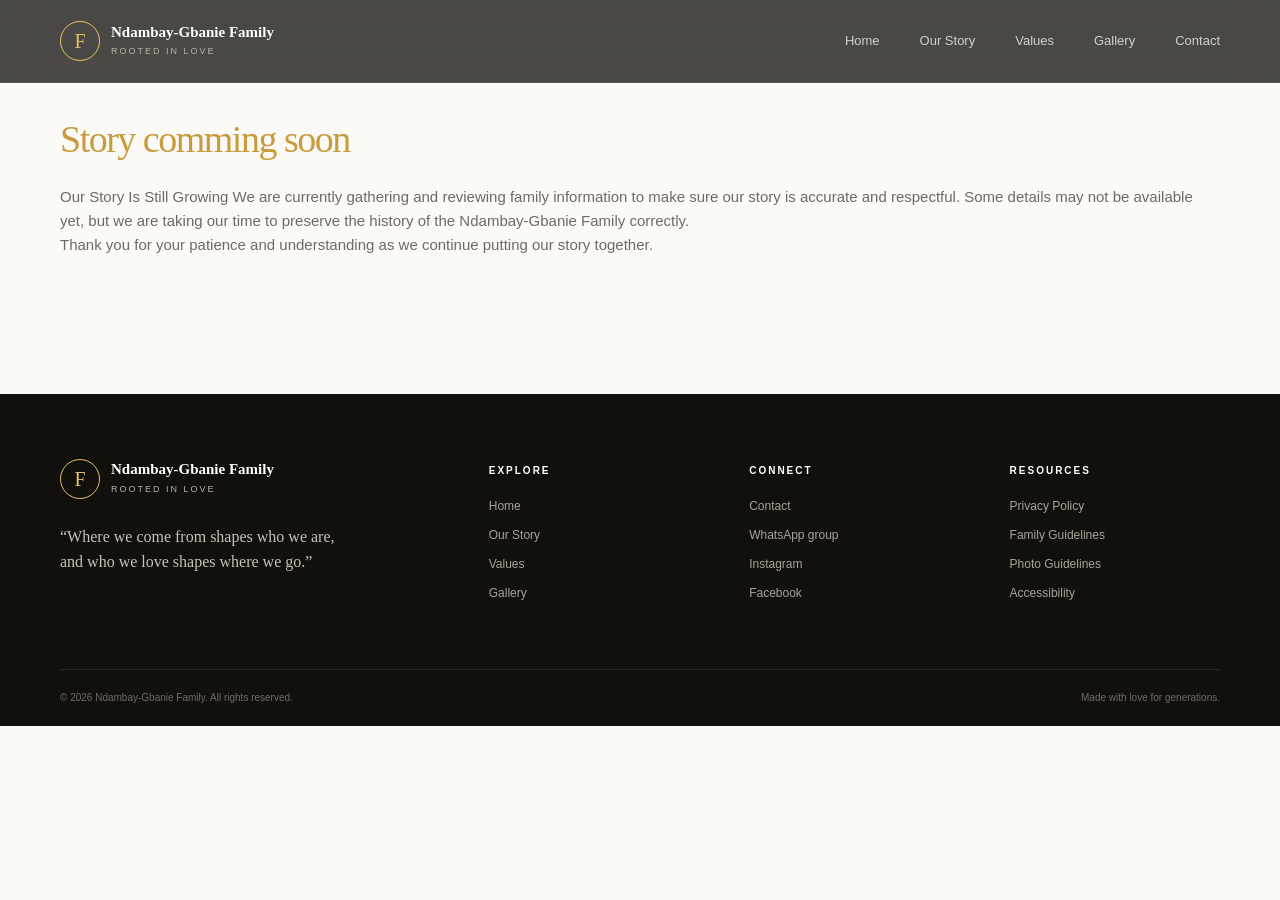
<file: story.html>
<!DOCTYPE html>
<html lang="en">
<head>
    <meta charset="UTF-8">
    <meta name="viewport" content="width=device-width, initial-scale=1.0">
        <!-- Basic SEO -->
    <title>Our Family Story — Ndambay-Gbanie Family</title>
    <meta name="description" content="Discover the story, roots, history and memories of the Ndambay-Gbanie Family. Our family story is still being carefully gathered and reviewed for accuracy.">
    <meta name="robots" content="index, follow, max-image-preview:large">
    <meta name="googlebot" content="index, follow, max-image-preview:large">
    <meta name="author" content="Ndambay-Gbanie Family">

    <!-- Open Graph / Social SEO -->
    <meta property="og:type" content="article">
    <meta property="og:title" content="Our Family Story — Ndambay-Gbanie Family">
    <meta property="og:description" content="Explore the roots, history and memories of the Ndambay-Gbanie Family. Our story is still being gathered and reviewed to preserve it accurately.">
    <meta property="og:url" content="https://mustapha-official.github.io/Ndambay-Gbanie-Family/story.html">
    <meta property="og:site_name" content="Ndambay-Gbanie Family">
    <meta property="og:image" content="https://mustapha-official.github.io/Ndambay-Gbanie-Family/Group_picture.jpg">
    <meta property="og:image:alt" content="Ndambay-Gbanie Family">
    <meta property="og:locale" content="en_US">

    <!-- Twitter / X -->
    <meta name="twitter:card" content="summary_large_image">
    <meta name="twitter:title" content="Our Family Story — Ndambay-Gbanie Family">
    <meta name="twitter:description" content="Explore the roots, history and memories of the Ndambay-Gbanie Family. Our story is still being gathered and reviewed to preserve it accurately.">
    <meta name="twitter:image" content="https://mustapha-official.github.io/Ndambay-Gbanie-Family/Group_picture.jpg">
    <link rel="stylesheet" href="styles.css">
    <link rel="website icon" href="Ndambay_Gbanie_Family_Logo.png">
</head>
<body>
    <header class="site-header" id="top">
    <div class="container nav-wrap">

      <a class="brand" href="#home" aria-label="Ndambay-Gbanie Family home">
        <span class="brand-mark">F</span>
        <span>
          <strong>Ndambay-Gbanie Family</strong>
          <small>Rooted in love</small>
        </span>
      </a>

      <button class="menu-toggle" aria-label="Open navigation" aria-expanded="false">
        <span></span><span></span><span></span>
      </button>

      <nav class="nav" aria-label="Primary navigation">
        <a href="index.html">Home</a>
        <a href="index.html#about">Our Story</a>
        <a href="index.html#values">Values</a>
        <a href="index.html#gallery">Gallery</a>
        <a href="index.html#contact">Contact</a>
      </nav>

    </div>
  </header>


  <section class="section contents-note">
    <div class="container">
      
      <h2>Story comming soon</h2>
      <p>Our Story Is Still Growing
        We are currently gathering and reviewing family information to make sure our story is accurate and respectful. Some details may not be available yet, but we are taking our time to preserve the history of the Ndambay-Gbanie Family correctly.
        <br>Thank you for your patience and understanding as we continue putting our story together.
</p>
    </div>
  </section>


  <footer>
    <div class="container footer-grid">
      <div class="footer-brand">
        <a class="brand" href="#top">
          <span class="brand-mark">F</span>
          <span><strong>Ndambay-Gbanie Family</strong>
            <small>Rooted in love</small>
          </span>
        </a>
        <p>“Where we come from shapes who we are, and who we love shapes where we go.”</p>
      </div>
      
      <div>
        <h4>Explore</h4>
        <a href="#home">Home</a>
        <a href="#about">Our Story</a>
        <a href="#values">Values</a>
        <a href="#gallery">Gallery</a>
      </div>

      <div>
        <h4>Connect</h4>
        <a href="#contact">Contact</a>
        <a href="https://wa.me/23231762892">WhatsApp group</a>
        <a href="https://www.instagram.com/mustapha_gbanie?igsi=azB1b3VveTl0Zzk=">Instagram</a>
        <a href="https://www.facebook.com/profile.php?id=61581850524625">Facebook</a>
      </div>
      
      <div>
        <h4>Resources</h4>
        <a href="Privacy-policy.html">Privacy Policy</a>
        <a href="family-guidelines.html">Family Guidelines</a>
        <a href="photo-guidelines.html">Photo Guidelines</a>
        <a href="accessibility.html">Accessibility</a>
      </div>
    </div>

    <div class="container footer-bottom">
      <span>&copy; <span id="year">
      </span> Ndambay-Gbanie Family. All rights reserved.</span>
      <span>Made with love for generations.</span>
    </div>
  </footer>
    <script src="script.js"></script>
</body>
</html>
</file>
<file: styles.css>
:root{
  --gold:#c89b3c;
  --gold-light:#e4c16a;
  --gold-pale:#f7efd9;
  --ink:#171717;
  --muted:#6e6a62;
  --cream:#fbfaf7;
  --white:#fff;
  --line:#e9e4d8;
  --dark:#191712;
  --dark-2:#29241a;
  --list:#856910;

  --serif:"Playfair Display",Georgia,serif;
  --sans:"DM Sans",Arial,sans-serif;

  --radius:24px;
}


::-webkit-scrollbar{
  width: 12px;
  background-color: var(--ink);
  border-radius: 10px;
}

::-webkit-scrollbar-thumb{
  background-color: var(--gold);
  width: 12px;
  border-radius: 10px;
}

::-webkit-scrollbar-button{
  background-color: var(--dark-2);
  border-radius: 5px 0;
}

*{
  box-sizing:border-box;
}

html{
  scroll-behavior:smooth;
}

body{
  margin:0;
  background:var(--cream);
  color:var(--ink);
  font-family:var(--sans);
  line-height:1.6;
  user-select: none;
  -webkit-user-drag: none;
}

img{
  display:block;
  max-width:100%;
}
  
  a{
    color:inherit;
    text-decoration:none;
  }

.container{
  width:min(1160px,calc(100% - 40px));
  margin:auto;
}

.site-header{
  position:fixed;
  z-index:20;
  top:0;
  left:0;
  width:100%;
  background:#191712c7;
  backdrop-filter:blur(16px);
  border-bottom:1px solid #ffffff17;
}

.nav-wrap{
  min-height:82px;
  display:flex;
  align-items:center;
  justify-content:space-between;
}

.brand{
  display:inline-flex;
  align-items:center;
  gap:11px;
  color:#fff;
}

.brand-mark{
  display:grid;
  place-items:center;
  width:40px;
  height:40px;
  border:1px solid var(--gold-light);
  border-radius:50%;
  font-family:var(--serif);
  font-size:20px;
  color:var(--gold-light);
}
  
.brand strong{
  display:block;
  font-family:var(--serif);
  font-size:15px;
  line-height:1.1;
}

.brand small{
  display:block;
  color:#b9b2a5;
  font-size:9px;
  text-transform:uppercase;
  letter-spacing:2px;
  margin-top:4px;
}

.nav{
  display:flex;
  align-items:center;
  gap:40px;
  color:#eee;
  font-size:13px;
}

.nav>a:not(.nav-cta){
  opacity:.82;
}

.nav>a:hover{
  color:var(--gold-light);
  opacity:1;
}

.nav-cta{
  padding:10px 10px;
  border:1px solid #e4c16a8c;
  border-radius:99px;
  color:var(--gold-light);
}

.menu-toggle{
  display:none;
  background:none;
  border:0;
}

.hero{
  min-height:820px;
  position:relative;
  overflow:hidden;
  background:radial-gradient(circle at 75% 20%,#c89b3c52,transparent 28%),linear-gradient(135deg,#17140e 0%,#302719 52%,#8c6b2c 100%);
  color:#fff;
  display:flex;
  align-items:center;
}

.hero:before{
  content:"";
  position:absolute;
  inset:0;
  background:linear-gradient(90deg,#00000033,transparent),url(MustaphaGbanie.jpg) center/cover;
  opacity:.16;
}

.hero-inner{
  position:relative;
  padding-top:95px;
}

.eyebrow{
  text-transform:uppercase;
  letter-spacing:3px;
  font-size:10px;
  font-weight:700;
  color:var(--gold);
  margin:0 0 18px;
}
  
.eyebrow.light{
  color:#e4c16a;
}

.eyebrow.dark{
  color:#5b451d;
}

.hero h1,.contents-note h1{
  font-family:var(--serif);
  font-weight:500;
  font-size:clamp(49px,8vw,98px);
  line-height:.98;
  letter-spacing:-3px;
  max-width:800px;
  margin:0 0 28px;
}

.hero h1 em,.section h2 em,.gold-banner h2 em,.contact h2 em{
  color:var(--gold-light);
  font-style:italic;
}

.hero-copy{
  max-width:600px;
  color:#e7e2d7;
  font-size:17px;
}

.hero-actions{
  display:flex;
  gap:12px;
  flex-wrap:wrap;
  margin-top:35px;
}

.btn{
  display:inline-flex;
  align-items:center;
  gap:18px;
  padding:14px 20px;
  border-radius:99px;
  font-size:12px;
  font-weight:700;
  transition:.25s;
}

.btn-gold{
  background:var(--gold-light);
  color:#241c0e;
}

.btn-gold:hover{
  transform:translateY(-2px);
  background:#f0d487;
}

.btn-ghost{
  border:1px solid #ffffff4d;
  color:#fff;
}

.btn-ghost:hover{
  border-color:var(--gold-light);
  color:var(--gold-light);
}

.hero-meta{
  display:flex;
  gap:30px;
  margin-top:75px;
  font-size:10px;
  text-transform:uppercase;
  letter-spacing:2px;
  color:#c9c1b0;
}

.hero-meta i{
  display:inline-block;
  width:6px;
  height:6px;
  background:var(--gold-light);
  border-radius:50%;
  margin-right:8pxm;
}
  
.hero-bottom-fade{
  position:absolute;
  bottom:0;
  height:120px;
  width:100%;
  background:linear-gradient(transparent,var(--cream));
}

.section{
  padding:120px 0;
}

.about-grid{
  display:grid;
  grid-template-columns:1.05fr .95fr;
  gap:100px;
  align-items:center;
}

.about-image{
  position:relative;
}

.about-image img{
  width:100%;
  height:600px;
  object-fit:cover;
  border-radius:var(--radius);
}

.image-note{
  position:absolute;
  right:20px;
  bottom:20px;
  background:#ffffffeb;
  padding:14px 18px;
  border-radius:14px;
  box-shadow:0 15px 40px #0000001a;
}

.image-note span{
  display:block;
  color:var(--gold);
  text-transform:uppercase;
  font-size:9px;
  letter-spacing:2px;
}

.image-note strong{
  font-family:var(--serif);
  font-size:16px;
}

.about-copy h2,.contents-note h2,.section h2,.gold-banner h2,.contact h2{
  font-family:var(--serif);
  font-weight:500;
  line-height:1.05;
  letter-spacing:-1.5px;
  font-size:clamp(38px,5vw,64px);
  margin:0 0 25px;
}

.contents-note h2{
  font-size:clamp(30px, 5vw, 38px);
  color:var(--gold);
}

.contents-note h1{
  padding-top: 40px;
  font-size:clamp(40px, 5vw, 60px);
}

.contents-note h1 em{
  color:var(--gold);
}

.contents-note ul li{
  font-size:14px;
  font-style:italic;
  color:var(--dark-2);
}

.contents-note ul li::marker{
  content:"⫸  ";
  color:var(--list);
}

.about-copy h2 em,.contents-note h2 em,.section h2 em{
  color:var(--gold);
  font-style:italic;
}

.about-copy p:not(.eyebrow), .contents-note p{
  color:var(--muted);
  font-size:15px;
  margin:0 0 17px;
}

.text-link{
  display:inline-flex;
  gap:12px;
  align-items:center;
  margin-top:16px;
  font-size:12px;
  font-weight:700;
  color:var(--ink);
  border-bottom:1px solid var(--gold);
  padding-bottom:6px;
}

.text-link span{
  color:var(--gold);
  font-size:18px;
}

.gold-banner{
  background:linear-gradient(120deg,#b88a2f,#dfbb63);
  padding:90px 0;
  color:#211b10;
}

.gold-banner h2{
  max-width:700px;
  color:#211b10;
}

.gold-banner h2 em{
  color:#fff5d5;
}

.feature-grid{
  display:grid;
  grid-template-columns:repeat(4,1fr);
  gap:1px;
  margin-top:55px;
  background:#211b1038;
  border:1px solid #211b1033;
}

.feature-grid article{
  padding:30px 26px;
  min-height:190px;
  background:#ffffff14;
}

.icon{
  font-size:24px;
  color:#fff4cf;
}

.feature-grid h3{
  font-family:var(--serif);
  font-size:23px;
  margin:20px 0 7px;
}

.feature-grid p{
  font-size:12px;
  max-width:220px;
  margin:0;
  color:#493b20;
}

.values{
  background:#fff;
}

.section-head.centered{
  text-align:center;
  max-width:680px;
  margin:0 auto 55px;
}

.section-head.centered>p:last-child{
  color:var(--muted);
  font-size:14px;
}

.values-grid{
  display:grid;
  grid-template-columns:repeat(3,1fr);
  border-top:1px solid var(--line);
  border-left:1px solid var(--line);
}

.value-card{
  position:relative;
  min-height:245px;
  padding:34px;
  border-right:1px solid var(--line);
  border-bottom:1px solid var(--line);
  background:#ffffff;
}

.value-card:hover{
  background:#fffdf7;
}

.number{
  position:absolute;
  right:25px;
  top:25px;
  font-size:10px;
  color:#b9b2a5;
}

.value-icon{
  font-size:24px;
  color:var(--gold);
}

.value-card h3{
  font-family:var(--serif);
  font-size:25px;
  margin:18px 0 8px;
}

.value-card p{
  font-size:13px;
  color:var(--muted);
  max-width:300px;
}

.gold-banner-second{
  background:linear-gradient(120deg,#a87b25,#d7b35c);
}

.banner-split{
  display:grid;
  grid-template-columns:1.2fr .8fr;
  gap:60px;
  align-items:end;
}

.banner-note{
  font-size:14px;
  max-width:360px;
  margin:0 0 15px;
  color:#46391f;
}

.mini-grid{
  display:grid;
  grid-template-columns:repeat(4,1fr);
  gap:18px;
  margin-top:55px;
}

.mini-grid article{
  border-top:1px solid #211b1059;
  padding-top:18px;
}

.mini-grid span{
  font-size:10px;
  display:block;
  color:#fff4d2;
  margin-bottom:20px;
}

.mini-grid strong{
  font-family:var(--serif);
  font-size:20px;
}

.mini-grid p{
  font-size:12px;
  color:#4e4024;
}

.prohibition{
  background:#f4f1e9;
}

.section-head:not(.centered){
  display:flex;
  justify-content:space-between;
  gap:60px;
  align-items:end;
  margin-bottom:55px;
}

.section-head:not(.centered)>p{
  max-width:400px;
  color:var(--muted);
  font-size:13px;
  margin:0;
}

.prohibition-grid{
  display:grid;
  grid-template-columns:repeat(3,1fr);
  gap:16px;
}

.prohibition-grid article{
  background:#ffffff;
  padding:28px;
  border:1px solid var(--line);
  min-height:200px;
  border-radius:15px;
}

.ban-icon{
  display:grid;
  place-items:center;
  width:30px;
  height:30px;
  border:1px solid #c9c0ad;
  border-radius:50%;
  font-size:17px;
  color:#7d6b48;
}

.prohibition-grid h3{
  font-family:var(--serif);
  font-size:23px;
  margin:20px 0 6px;
}

.prohibition-grid p{
  font-size:12px;
  color:var(--muted);
  margin:0;
}

.gallery{
  background:#ffffff;
}

.gallery-head{
  align-items:center;
}

.slider-controls{
  display:flex;
  gap:8px;
}

.slider-btn{
  width:45px;
  height:45px;
  border-radius:50%;
  background:#d1ac05;
  border:1px solid var(--line);
  cursor:pointer;
  font-size:18px;
}

.slider-btn:hover{
  background:var(--gold-pale);
  border-color:var(--gold);
}

.gallery-viewport{
  overflow:hidden;
}

.gallery-track{
  display:flex;
  gap:18px;
  transition:transform .55s cubic-bezier(.2,.8,.2,1);
}

.member-card{
  position:relative;
  flex:0 0 calc(33.333% - 12px);
  height:480px;
  border-radius:20px;
  overflow:hidden;
  background:#dddddd;
}

.member-card img{
  width:100%;
  height:100%;
  object-fit:cover;
  filter:saturate(.88);
}

.member-card:after{
  content:"";
  position:absolute;
  inset:0;
  background:linear-gradient(transparent 50%,rgba(0,0,0,.72) 100%);
}

.member-caption{
  position:absolute;
  z-index:2;
  left:24px;
  right:24px;
  bottom:22px;
  color:#ffffff;
}

.member-caption span{
  text-transform:uppercase;
  letter-spacing:2px;
  font-size:9px;
  color:#e4c16a;
}

.member-caption h3{
  font-family:var(--serif);
  font-size:20px;
  margin:5px 0 0;
}

.gallery-note{
  font-size:11px;
  color:#9b958b;
  margin-top:18px;
}

.contact{
  padding:100px 0;
  background:linear-gradient(135deg,#17140f,#2b2417);
  color:#ffffff;
}

.contact-grid{
  display:grid;
  grid-template-columns:1fr 1fr;gap:120px;
  align-items:center;
}

.contact h2 em{
  color:var(--gold-light);
}

.contact p:not(.eyebrow){
  color:#aaa397;
  max-width:470px;
}

.contact-list{
  border-top:1px solid #494238;
}

.contact-list>div{
  padding:20px 0;
  border-bottom:1px solid #494238;
  display:flex;
  justify-content:space-between;
  gap:30px;
}

.contact-list span{
  font-size:10px;
  text-transform:uppercase;
  letter-spacing:2px;
  color:#8d877c;
}

.contact-list strong{
  font-size:13px;
  text-align:right;
}

.contact-list a:hover{
  color:var(--gold-light);
}

footer{
  background:#11100d;
  color:#aaa397;
  padding:65px 0 20px;
}

.footer-grid{
  display:grid;
  grid-template-columns:1.8fr 1fr 1fr 1fr;
  gap:50px;
  padding-bottom:55px;
}

.footer-brand p{
  font-family:var(--serif);
  font-size:16px;
  max-width:300px;
  color:#c8c1b5;
  margin-top:25px;
}

.footer-grid h4{
  font-size:10px;
  color:#fff;
  text-transform:uppercase;
  letter-spacing:2px;
  margin:4px 0 18px;
}

.footer-grid>div:not(.footer-brand) a{
  display:block;
  font-size:12px;
  margin:10px 0;
}

.footer-grid>div:not(.footer-brand) a:hover{
  color:var(--gold-light);
}

.footer-bottom{
  border-top:1px solid #292721;
  padding-top:20px;
  display:flex;
  justify-content:space-between;
  font-size:10px;
  color:#716c64;
}




@media(max-width:900px){
  .nav{
    gap:15px;
  }
  
  .about-grid{
    gap:50px;
  }
  
  .feature-grid{
    grid-template-columns:repeat(2,1fr);
  }
  
  .values-grid{
    grid-template-columns:repeat(2,1fr);
  }
  
  .prohibition-grid{
    grid-template-columns:repeat(2,1fr);
  }
  
  .member-card{
    flex-basis:calc(50% - 9px);
  }
  
  .footer-grid{
    grid-template-columns:1.5fr 1fr 1fr;
  }
  
  .footer-grid>div:last-child{
    display:none;
  }
}



@media(max-width:700px){
  .container{
    width:min(100% - 28px,1160px);
  }
  
  .nav{
    display:none;
    position:absolute;
    top:82px;
    left:0;
    right:0;
    background:#1c1914;
    padding:18px 25px;
    border:1px solid #3b352a;
    flex-direction:column;
    align-items:stretch;
  }
  
  .nav.open{
    display:flex;
  }
  
  .nav-cta{
    display:none;
  }
  
  .menu-toggle{
    display:flex;
    flex-direction:column;
    gap:5px;
  }
  
  .menu-toggle span{
    display:block;
    width:24px;
    height:2px;
    background:#ffffff;
  }
  
  .hero{
    min-height:750px;
  }
  
  .hero h1{
    font-size:49px;
    letter-spacing:-2px;
  }
  
  .hero-copy{
    font-size:14px;
  }
  
  .hero-meta{
    margin-top:50px;
    flex-direction:column;
    gap:8px;
  }
  
  .section{
    padding:80px 0;
  }
  
  .about-grid,.banner-split,.contact-grid{
    grid-template-columns:1fr;
    gap:40px;
  }
  
  .about-image img{
    height:400px;
  }
  
  .feature-grid,.values-grid,.prohibition-grid{
    grid-template-columns:1fr;
  }
  
  .section-head:not(.centered){
    display:block;
  }
  
  .section-head:not(.centered)>p{
    margin-top:25px;
  }
  
  .mini-grid{
    grid-template-columns:1fr;
  }
  
  .member-card{
    flex-basis:100%;
    height:90%;
  }

  .member-card img{
  width:100%;
  height:100%;
  object-fit:cover;
  filter:saturate(.88);
}
  
  .contact-list>div{
    display:block;
  }
  
  .contact-list strong{
    display:block;
    text-align:left;
    margin-top:6px;
  }
  
  .footer-grid{
    grid-template-columns:1fr;
    gap:35px;
  }
  
  .footer-brand{grid-column:1/-1}
  
  .footer-bottom{display:block;}
  
  .footer-bottom span{display:block;margin:7px 0;}
}



@media(max-width:430px){
  .hero h1{font-size:49px}

  .feature-grid,.values-grid,.prohibition-grid{grid-template-columns:1fr}
  
  .mini-grid{grid-template-columns:1fr}
  
  .footer-grid{grid-template-columns:1fr}
  
  .footer-grid>div:last-child{display:block}
  
  .btn{width:100%;justify-content:space-between}
  
  .about-image img{height:360px}}
</file>
